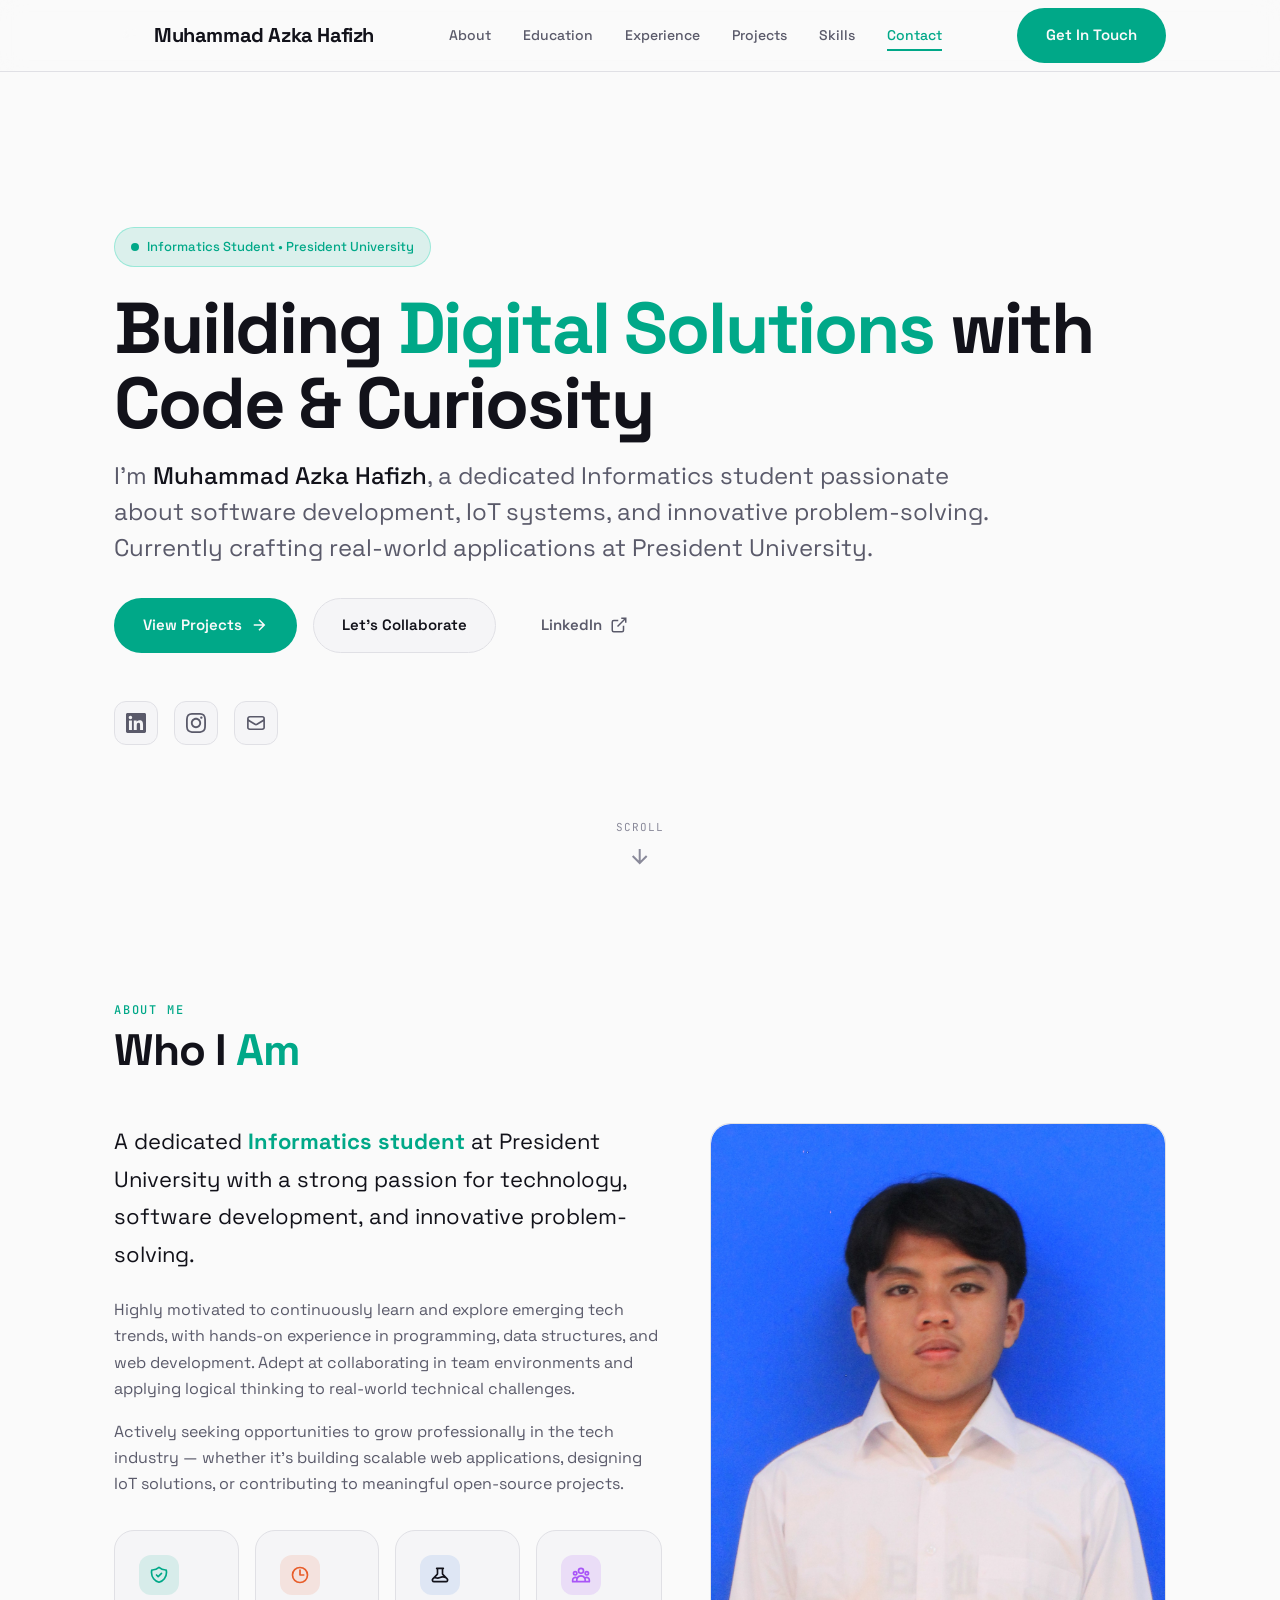
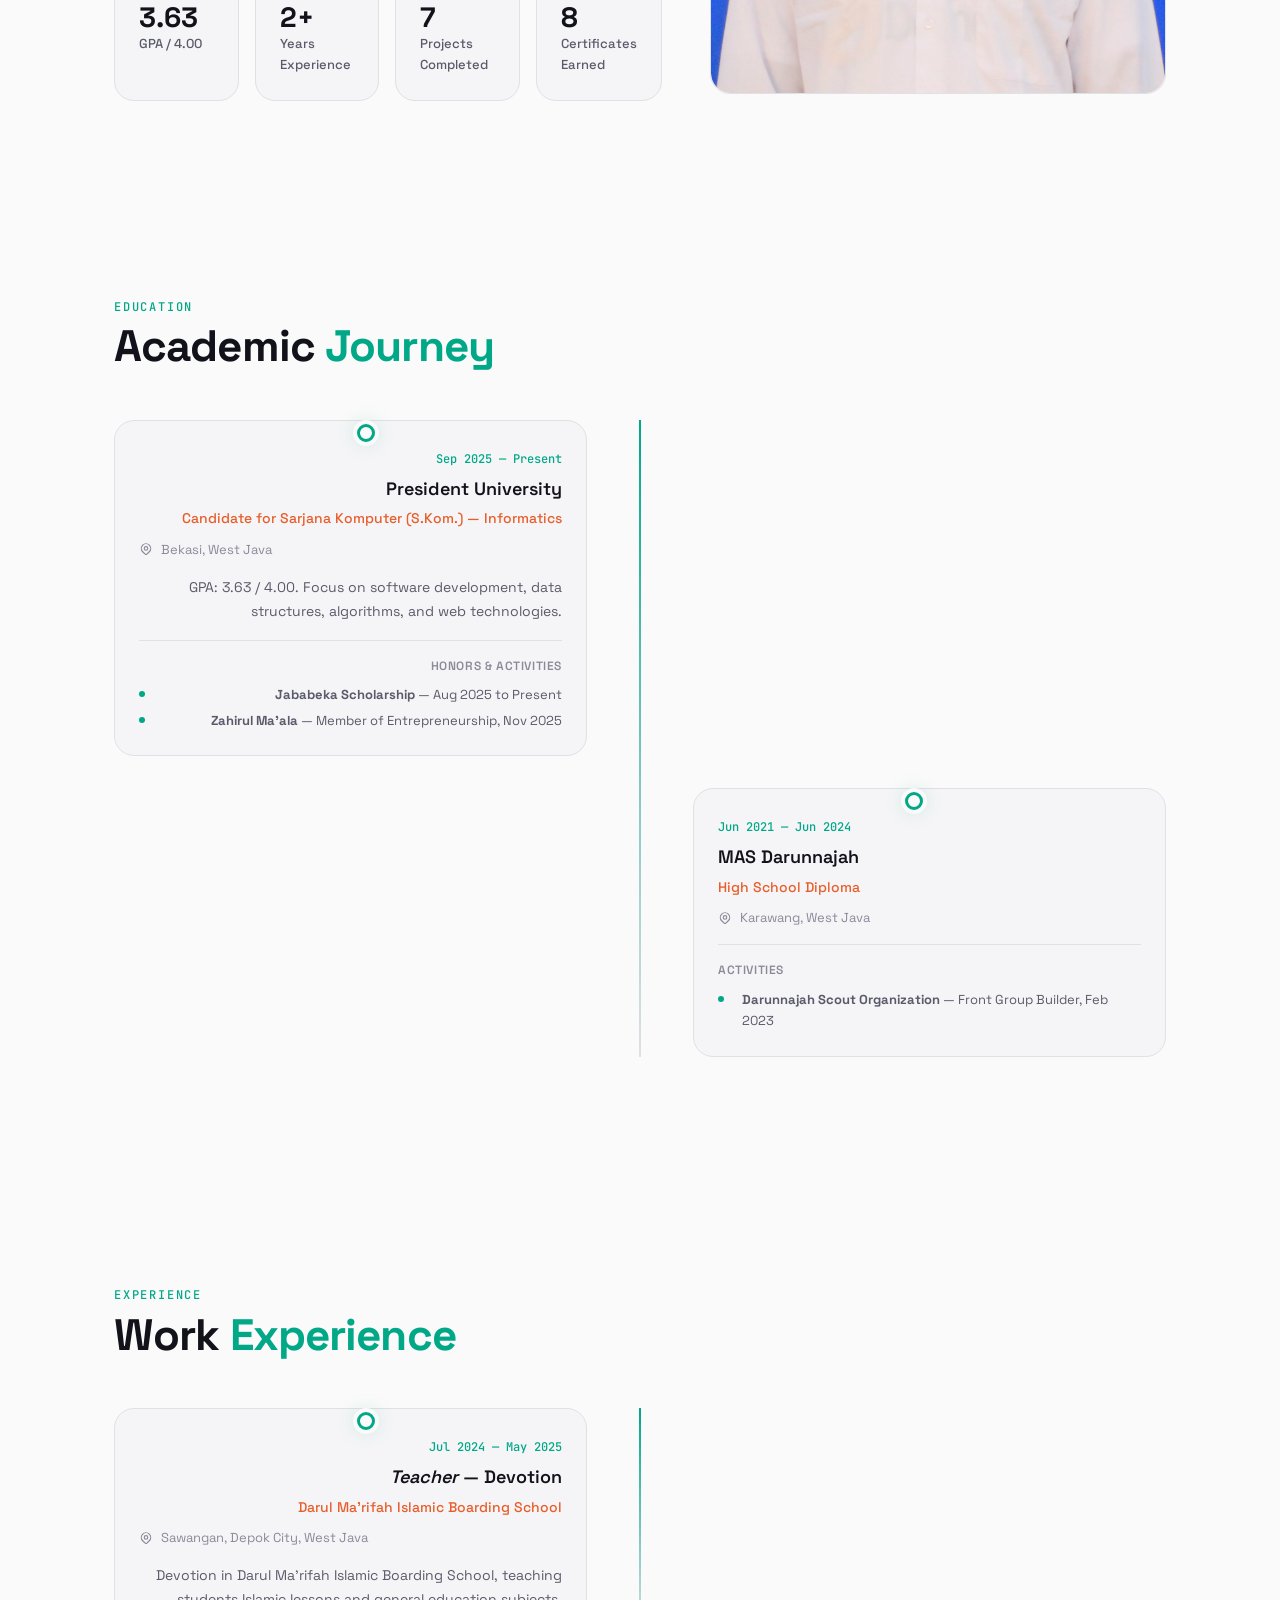
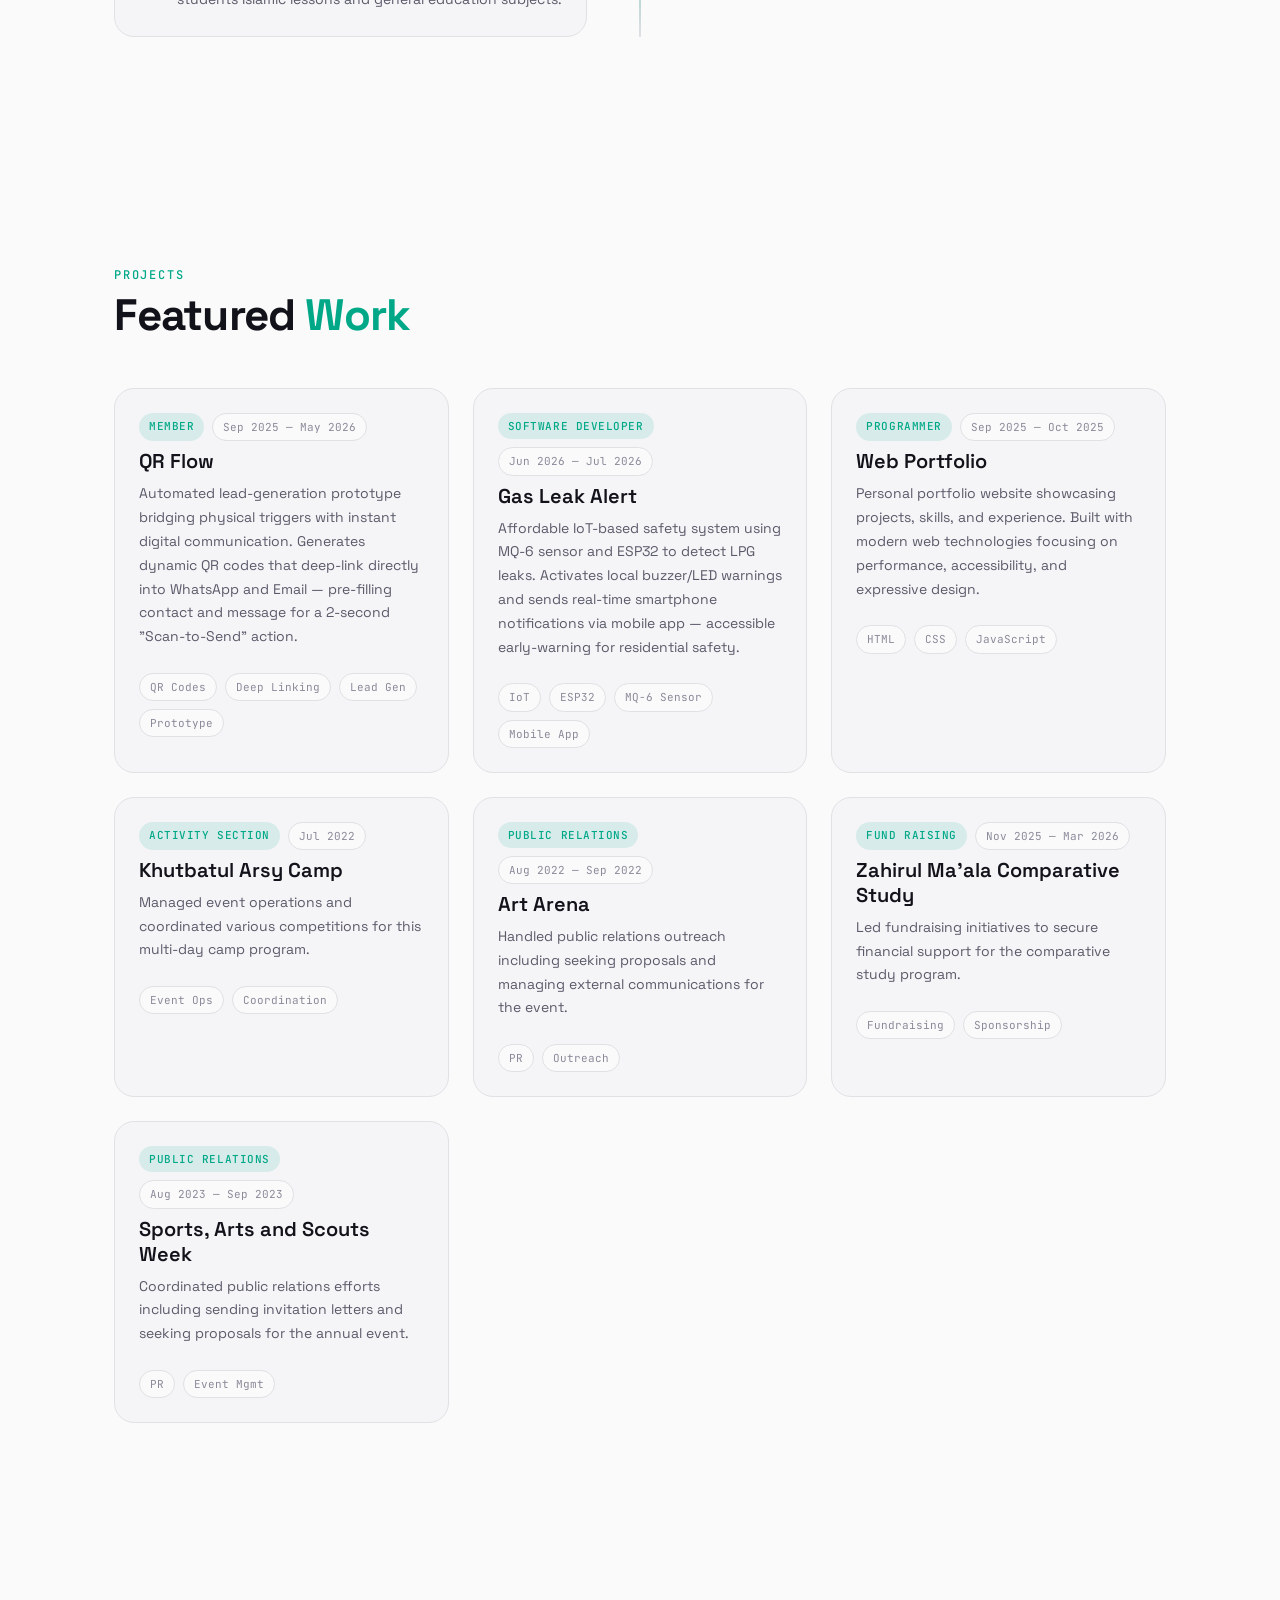
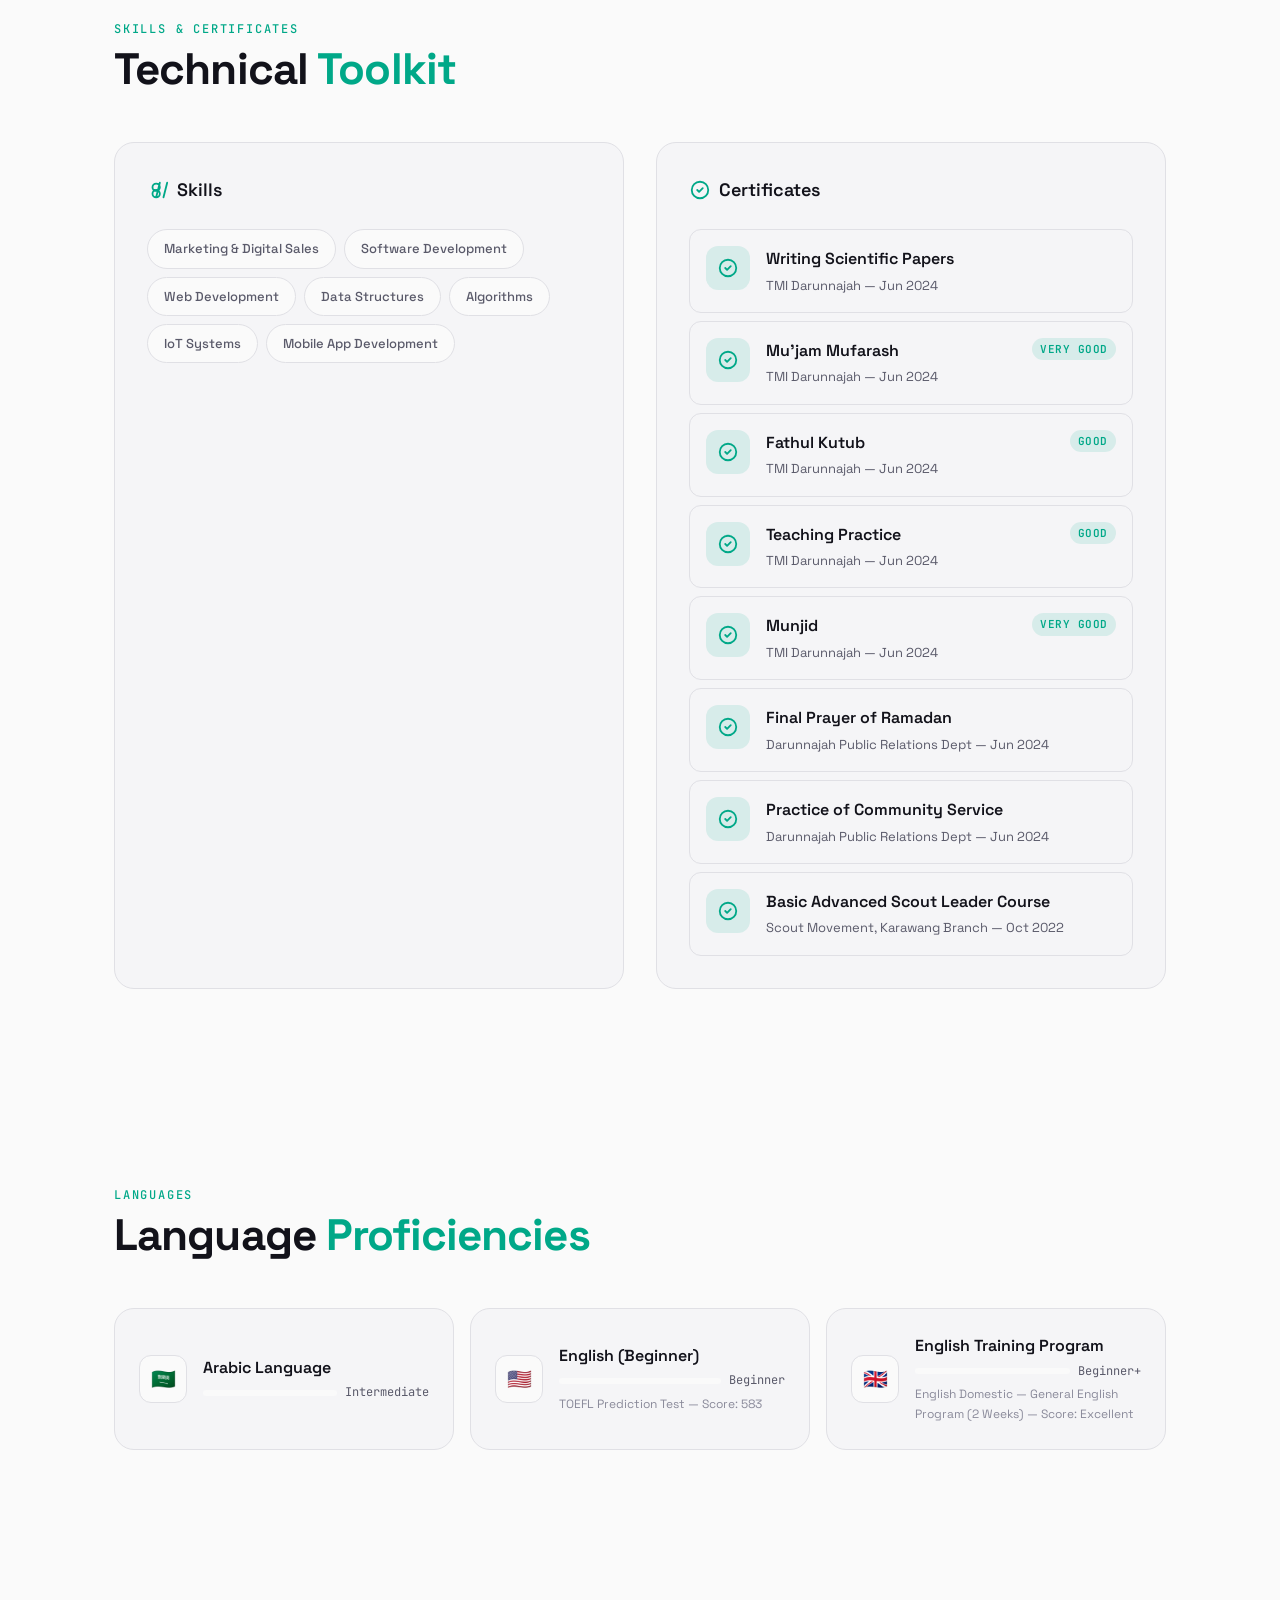
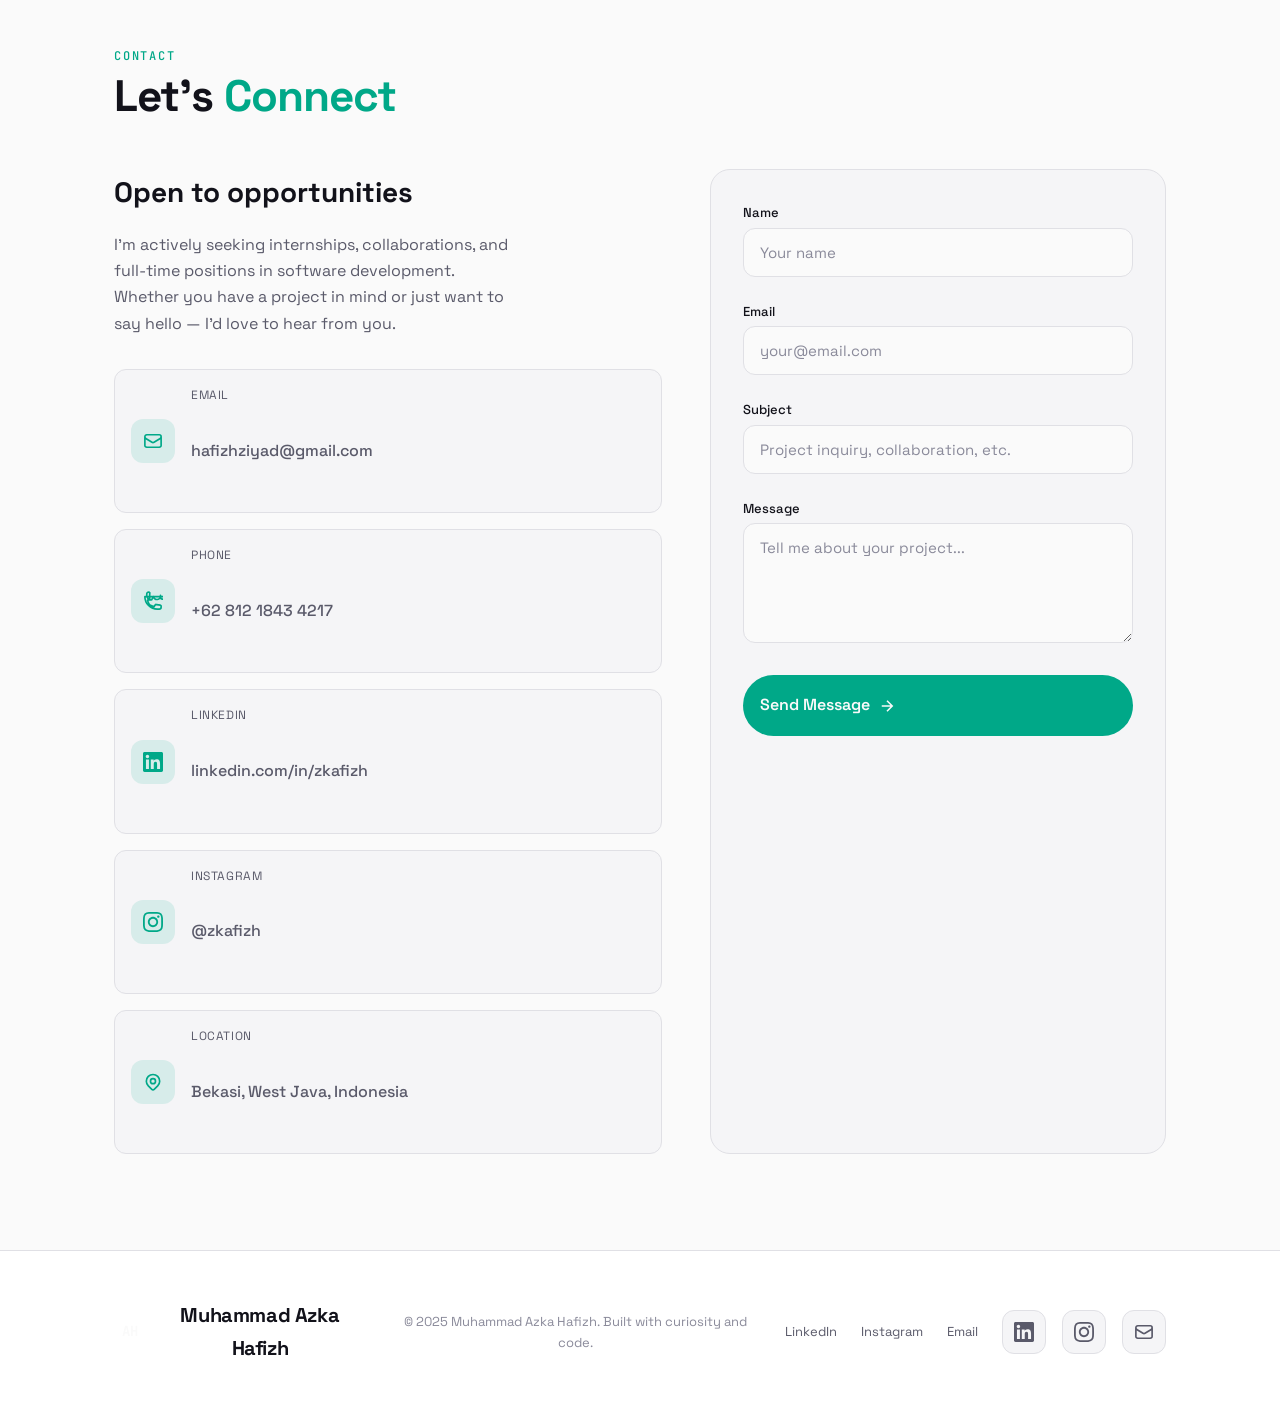
<file: portfolio.html>
<!DOCTYPE html>
<html lang="en">
<head>
  <meta charset="UTF-8">
  <meta name="viewport" content="width=device-width, initial-scale=1.0">
  <meta name="description" content="Muhammad Azka Hafizh - Informatics Student at President University. Software Developer, IoT Enthusiast, Digital Marketing.">
  <title>Muhammad Azka Hafizh | Portfolio</title>
  <link rel="preconnect" href="https://fonts.googleapis.com">
  <link rel="preconnect" href="https://fonts.gstatic.com" crossorigin>
  <link href="https://fonts.googleapis.com/css2?family=Space+Grotesk:wght@400;500;600;700&family=JetBrains+Mono:wght@400;500&display=swap" rel="stylesheet">
  <style>
    /* ===== CSS CUSTOM PROPERTIES ===== */
    :root {
      /* ENERGY 3 - Bold & Expressive */
      --color-bg: #0a0a0f;
      --color-bg-elevated: #12121a;
      --color-surface: #1a1a24;
      --color-border: #2a2a3a;
      --color-text: #f0f0f5;
      --color-text-muted: #8a8a9a;
      --color-text-subtle: #5a5a6a;
      --color-accent: #00d4aa;
      --color-accent-dim: rgba(0, 212, 170, 0.15);
      --color-accent-glow: rgba(0, 212, 170, 0.4);
      --color-warm: #ff6b35;
      --color-warm-dim: rgba(255, 107, 53, 0.15);
      --color-cool: #4d9fff;
      --color-cool-dim: rgba(77, 159, 255, 0.15);

      --font-display: 'Space Grotesk', sans-serif;
      --font-mono: 'JetBrains Mono', monospace;
      --font-ui: 'Space Grotesk', sans-serif;

      --radius-sm: 6px;
      --radius-md: 12px;
      --radius-lg: 20px;
      --radius-pill: 100px;

      --space-xs: 4px;
      --space-sm: 8px;
      --space-md: 16px;
      --space-lg: 24px;
      --space-xl: 32px;
      --space-2xl: 48px;
      --space-3xl: 64px;
      --space-4xl: 96px;

      --transition-fast: 150ms ease;
      --transition-base: 250ms ease;
      --transition-slow: 400ms ease;

      --shadow-sm: 0 1px 3px rgba(0,0,0,0.3);
      --shadow-md: 0 4px 12px rgba(0,0,0,0.35);
      --shadow-lg: 0 12px 32px rgba(0,0,0,0.4);
      --shadow-glow: 0 0 40px var(--color-accent-glow);

      --container-max: 1100px;
      --header-height: 72px;
    }

    @media (prefers-color-scheme: light) {
      :root {
        --color-bg: #fafafa;
        --color-bg-elevated: #ffffff;
        --color-surface: #f5f5f7;
        --color-border: #e0e0e5;
        --color-text: #12121a;
        --color-text-muted: #5a5a6a;
        --color-text-subtle: #8a8a9a;
        --color-accent: #00a888;
        --color-accent-dim: rgba(0, 168, 136, 0.12);
        --color-accent-glow: rgba(0, 168, 136, 0.3);
        --color-warm: #e85d2a;
        --color-warm-dim: rgba(232, 93, 42, 0.12);
        --color-cool: #3a7fdore;
        --color-cool-dim: rgba(58, 127, 222, 0.12);
      }
    }

    /* ===== RESET & BASE ===== */
    *, *::before, *::after { box-sizing: border-box; margin: 0; padding: 0; }
    html { scroll-behavior: smooth; }
    @media (prefers-reduced-motion: reduce) { html { scroll-behavior: auto; } }

    body {
      font-family: var(--font-ui);
      font-size: 16px;
      line-height: 1.65;
      color: var(--color-text);
      background: var(--color-bg);
      -webkit-font-smoothing: antialiased;
      -moz-osx-font-smoothing: grayscale;
    }

    ::selection { background: var(--color-accent-dim); color: var(--color-text); }

    a { color: inherit; text-decoration: none; }
    img { max-width: 100%; height: auto; display: block; }
    button { font: inherit; color: inherit; background: none; border: none; cursor: pointer; }

    .sr-only {
      position: absolute; width: 1px; height: 1px; padding: 0; margin: -1px;
      overflow: hidden; clip: rect(0,0,0,0); white-space: nowrap; border: 0;
    }

    /* ===== FOCUS STATES ===== */
    :focus-visible {
      outline: 2px solid var(--color-accent);
      outline-offset: 3px;
      border-radius: var(--radius-sm);
    }

    /* ===== LAYOUT ===== */
    .container {
      width: 100%;
      max-width: var(--container-max);
      margin: 0 auto;
      padding: 0 var(--space-lg);
    }

    .section { padding: var(--space-3xl) 0; }
    @media (min-width: 768px) { .section { padding: var(--space-4xl) 0; } }

    .section-header {
      margin-bottom: var(--space-2xl);
      opacity: 0;
      transform: translateY(20px);
      animation: reveal-up 0.6s ease forwards;
    }

    .section-label {
      font-family: var(--font-mono);
      font-size: 12px;
      font-weight: 500;
      letter-spacing: 0.15em;
      text-transform: uppercase;
      color: var(--color-accent);
      margin-bottom: var(--space-xs);
      display: inline-block;
    }

    .section-title {
      font-family: var(--font-display);
      font-size: clamp(28px, 5vw, 44px);
      font-weight: 700;
      line-height: 1.15;
      letter-spacing: -0.02em;
      color: var(--color-text);
    }

    .section-title .accent { color: var(--color-accent); }

    /* ===== ANIMATIONS ===== */
    @keyframes reveal-up {
      to { opacity: 1; transform: translateY(0); }
    }

    @keyframes float {
      0%, 100% { transform: translateY(0); }
      50% { transform: translateY(-8px); }
    }

    @keyframes pulse-glow {
      0%, 100% { box-shadow: 0 0 20px var(--color-accent-glow); }
      50% { box-shadow: 0 0 40px var(--color-accent-glow), 0 0 60px var(--color-accent-glow); }
    }

    .reveal { opacity: 0; transform: translateY(24px); transition: opacity 0.6s ease, transform 0.6s ease; }
    .reveal.visible { opacity: 1; transform: translateY(0); }
    .reveal-delay-1 { transition-delay: 100ms; }
    .reveal-delay-2 { transition-delay: 200ms; }
    .reveal-delay-3 { transition-delay: 300ms; }
    .reveal-delay-4 { transition-delay: 400ms; }

    /* ===== HEADER / NAV ===== */
    .header {
      position: fixed;
      top: 0; left: 0; right: 0;
      height: var(--header-height);
      z-index: 1000;
      background: rgba(10, 10, 15, 0.85);
      backdrop-filter: blur(12px);
      border-bottom: 1px solid var(--color-border);
      transition: background var(--transition-base), border-color var(--transition-base);
    }

    @media (prefers-color-scheme: light) {
      .header { background: rgba(250, 250, 250, 0.85); }
    }

    .header.scrolled { background: rgba(10, 10, 15, 0.95); }
    @media (prefers-color-scheme: light) { .header.scrolled { background: rgba(250, 250, 250, 0.95); } }

    .header-inner {
      display: flex;
      align-items: center;
      justify-content: space-between;
      height: 100%;
      gap: var(--space-lg);
    }

    .logo {
      font-family: var(--font-display);
      font-size: 20px;
      font-weight: 700;
      letter-spacing: -0.02em;
      color: var(--color-text);
      display: flex;
      align-items: center;
      gap: var(--space-sm);
    }

    .logo-mark {
      width: 32px;
      height: 32px;
      border-radius: var(--radius-md);
      background: linear-gradient(135deg, var(--color-accent), var(--color-cool));
      display: flex;
      align-items: center;
      justify-content: center;
      font-family: var(--font-mono);
      font-size: 14px;
      font-weight: 700;
      color: var(--color-bg);
    }

    .nav { display: none; gap: var(--space-xl); }
    @media (min-width: 768px) { .nav { display: flex; } }

    .nav-link {
      font-size: 14px;
      font-weight: 500;
      color: var(--color-text-muted);
      transition: color var(--transition-fast);
      position: relative;
    }

    .nav-link::after {
      content: '';
      position: absolute;
      bottom: -4px; left: 0; right: 0;
      height: 2px;
      background: var(--color-accent);
      transform: scaleX(0);
      transform-origin: right;
      transition: transform var(--transition-base);
    }

    .nav-link:hover, .nav-link:focus { color: var(--color-text); }
    .nav-link:hover::after, .nav-link:focus::after { transform: scaleX(1); transform-origin: left; }

    .nav-cta {
      display: none;
      padding: 10px 20px;
      background: var(--color-accent);
      color: var(--color-bg);
      font-weight: 600;
      border-radius: var(--radius-pill);
      transition: transform var(--transition-fast), box-shadow var(--transition-fast);
    }

    @media (min-width: 768px) { .nav-cta { display: inline-flex; } }
    .nav-cta:hover { transform: translateY(-2px); box-shadow: var(--shadow-glow); }

    .mobile-menu-btn { display: flex; align-items: center; justify-content: center; width: 44px; height: 44px; border-radius: var(--radius-md); background: var(--color-surface); border: 1px solid var(--color-border); }
    @media (min-width: 768px) { .mobile-menu-btn { display: none; } }

    .mobile-menu-btn svg { width: 24px; height: 24px; stroke: var(--color-text); }

    /* Mobile Menu Panel */
    .mobile-menu {
      position: fixed;
      top: var(--header-height);
      left: 0; right: 0;
      bottom: 0;
      background: var(--color-bg);
      border-top: 1px solid var(--color-border);
      padding: var(--space-xl) var(--space-lg);
      display: flex;
      flex-direction: column;
      gap: var(--space-md);
      transform: translateX(100%);
      transition: transform var(--transition-base);
      z-index: 999;
    }

    .mobile-menu.open { transform: translateX(0); }

    .mobile-nav-link {
      padding: var(--space-md) var(--space-lg);
      font-size: 18px;
      font-weight: 500;
      border-radius: var(--radius-md);
      color: var(--color-text-muted);
      transition: color var(--transition-fast), background var(--transition-fast);
    }

    .mobile-nav-link:hover, .mobile-nav-link:focus { color: var(--color-text); background: var(--color-surface); }

    .mobile-nav-cta {
      margin-top: var(--space-md);
      padding: var(--space-md) var(--space-lg);
      background: var(--color-accent);
      color: var(--color-bg);
      font-weight: 600;
      border-radius: var(--radius-pill);
      text-align: center;
    }

    /* ===== HERO ===== */
    .hero {
      min-height: 100vh;
      display: flex;
      align-items: center;
      padding-top: var(--header-height);
      position: relative;
      overflow: hidden;
    }

    

    .hero-content {
      position: relative;
      z-index: 1;
      width: 100%;
    }

    .hero-badge {
      display: inline-flex;
      align-items: center;
      gap: var(--space-sm);
      padding: 8px 16px;
      background: var(--color-accent-dim);
      border: 1px solid rgba(0, 212, 170, 0.3);
      border-radius: var(--radius-pill);
      font-size: 13px;
      font-weight: 500;
      color: var(--color-accent);
      margin-bottom: var(--space-lg);
      width: fit-content;
      opacity: 0;
      transform: translateY(20px);
      animation: reveal-up 0.6s ease 0.1s forwards;
    }

    .hero-badge::before {
      content: '';
      width: 8px; height: 8px;
      border-radius: 50%;
      background: var(--color-accent);
      animation: pulse-glow 2s ease-in-out infinite;
    }

    .hero h1 {
      font-family: var(--font-display);
      font-size: clamp(40px, 8vw, 72px);
      font-weight: 700;
      line-height: 1.05;
      letter-spacing: -0.03em;
      color: var(--color-text);
      margin-bottom: var(--space-md);
      opacity: 0;
      transform: translateY(20px);
      animation: reveal-up 0.6s ease 0.2s forwards;
    }

    .hero h1 .accent { color: var(--color-accent); }

    .hero-subtitle {
      font-size: clamp(18px, 3vw, 24px);
      line-height: 1.5;
      color: var(--color-text-muted);
      max-width: 60ch;
      margin-bottom: var(--space-xl);
      opacity: 0;
      transform: translateY(20px);
      animation: reveal-up 0.6s ease 0.3s forwards;
    }

    .hero-subtitle .highlight { color: var(--color-text); font-weight: 500; }

    .hero-actions {
      display: flex;
      flex-wrap: wrap;
      gap: var(--space-md);
      margin-bottom: var(--space-2xl);
      opacity: 0;
      transform: translateY(20px);
      animation: reveal-up 0.6s ease 0.4s forwards;
    }

    .btn {
      display: inline-flex;
      align-items: center;
      gap: var(--space-sm);
      padding: 14px 28px;
      font-size: 15px;
      font-weight: 600;
      border-radius: var(--radius-pill);
      transition: transform var(--transition-fast), box-shadow var(--transition-fast), background var(--transition-fast), color var(--transition-fast);
      border: 1px solid transparent;
    }

    .btn-primary {
      background: var(--color-accent);
      color: var(--color-bg);
    }

    .btn-primary:hover { transform: translateY(-2px); box-shadow: var(--shadow-glow); }

    .btn-secondary {
      background: var(--color-surface);
      color: var(--color-text);
      border-color: var(--color-border);
    }

    .btn-secondary:hover { background: var(--color-bg-elevated); border-color: var(--color-accent); color: var(--color-accent); }

    .btn-ghost {
      background: transparent;
      color: var(--color-text-muted);
    }

    .btn-ghost:hover { color: var(--color-text); }

    .hero-social {
      display: flex;
      gap: var(--space-md);
      opacity: 0;
      transform: translateY(20px);
      animation: reveal-up 0.6s ease 0.5s forwards;
    }

    .social-link {
      width: 44px;
      height: 44px;
      border-radius: var(--radius-md);
      background: var(--color-surface);
      border: 1px solid var(--color-border);
      display: flex;
      align-items: center;
      justify-content: center;
      color: var(--color-text-muted);
      transition: all var(--transition-fast);
    }

    .social-link:hover {
      background: var(--color-accent-dim);
      border-color: var(--color-accent);
      color: var(--color-accent);
      transform: translateY(-3px);
    }

    .social-link svg { width: 20px; height: 20px; }

    /* ===== SCROLL INDICATOR ===== */
    .scroll-indicator {
      position: absolute;
      bottom: var(--space-xl);
      left: 50%;
      transform: translateX(-50%);
      display: flex;
      flex-direction: column;
      align-items: center;
      gap: var(--space-sm);
      color: var(--color-text-subtle);
      font-family: var(--font-mono);
      font-size: 11px;
      letter-spacing: 0.1em;
      text-transform: uppercase;
      animation: float 3s ease-in-out infinite;
    }

    .scroll-indicator svg { width: 24px; height: 24px; stroke: currentColor; }

    /* ===== ABOUT ===== */
    .about-grid {
      display: grid;
      grid-template-columns: 1fr;
      gap: var(--space-2xl);
    }

    @media (min-width: 900px) {
      .about-grid { grid-template-columns: 1.2fr 1fr; align-items: start; }
    }

    .about-text .lead {
      font-size: clamp(18px, 2.5vw, 22px);
      line-height: 1.7;
      color: var(--color-text);
      margin-bottom: var(--space-lg);
      font-weight: 400;
    }

    .about-text .lead strong { color: var(--color-accent); }

    .about-text p { color: var(--color-text-muted); margin-bottom: var(--space-md); }

    .about-highlights { display: grid; grid-template-columns: repeat(2, 1fr); gap: var(--space-md); margin-top: var(--space-xl); }

    @media (min-width: 600px) { .about-highlights { grid-template-columns: repeat(4, 1fr); } }

    .highlight-card {
      padding: var(--space-lg);
      background: var(--color-surface);
      border: 1px solid var(--color-border);
      border-radius: var(--radius-lg);
      transition: transform var(--transition-base), border-color var(--transition-base), box-shadow var(--transition-base);
    }

    .highlight-card:hover {
      transform: translateY(-4px);
      border-color: var(--color-accent);
      box-shadow: var(--shadow-lg);
    }

    .highlight-icon {
      width: 40px;
      height: 40px;
      border-radius: var(--radius-md);
      display: flex;
      align-items: center;
      justify-content: center;
      margin-bottom: var(--space-sm);
    }

    .highlight-icon.green { background: var(--color-accent-dim); color: var(--color-accent); }
    .highlight-icon.orange { background: var(--color-warm-dim); color: var(--color-warm); }
    .highlight-icon.blue { background: var(--color-cool-dim); color: var(--color-cool); }
    .highlight-icon.purple { background: rgba(168, 85, 247, 0.15); color: #a855f7; }

    .highlight-icon svg { width: 20px; height: 20px; }

    .highlight-value {
      font-family: var(--font-display);
      font-size: 28px;
      font-weight: 700;
      color: var(--color-text);
      line-height: 1;
      margin-bottom: 2px;
    }

    .highlight-label { font-size: 13px; color: var(--color-text-muted); font-weight: 500; }

    .about-image {
      position: relative;
    }

    .image-frame {
      border-radius: var(--radius-lg);
      overflow: hidden;
      background: var(--color-surface);
      border: 1px solid var(--color-border);
      aspect-ratio: 4/5;
      position: relative;
    }

    

    

    .image-accent {
      position: absolute;
      bottom: -20px;
      right: -20px;
      width: 120px;
      height: 120px;
      border-radius: var(--radius-lg);
      background: linear-gradient(135deg, var(--color-accent), var(--color-cool));
      opacity: 0.2;
      filter: blur(40px);
      pointer-events: none;
    }

    /* ===== TIMELINE (Education / Experience) ===== */
    .timeline { position: relative; }

    .timeline::before {
      content: '';
      position: absolute;
      left: 20px;
      top: 0; bottom: 0;
      width: 2px;
      background: linear-gradient(180deg, var(--color-accent) 0%, var(--color-border) 100%);
    }

    @media (min-width: 768px) { .timeline::before { left: 50%; transform: translateX(-50%); } }

    .timeline-item {
      position: relative;
      padding-left: 56px;
      margin-bottom: var(--space-xl);
      opacity: 0;
      transform: translateX(-30px);
      transition: opacity 0.6s ease, transform 0.6s ease;
    }

    @media (min-width: 768px) {
      .timeline-item { padding-left: 0; width: 48%; }
      .timeline-item:nth-child(odd) { padding-right: var(--space-xl); text-align: right; }
      .timeline-item:nth-child(even) { margin-left: auto; padding-left: var(--space-xl); text-align: left; }
    }

    .timeline-item.visible { opacity: 1; transform: translateX(0); }

    .timeline-marker {
      position: absolute;
      left: 12px;
      top: 4px;
      width: 18px;
      height: 18px;
      border-radius: 50%;
      background: var(--color-bg);
      border: 3px solid var(--color-accent);
      box-shadow: 0 0 0 4px var(--color-bg), 0 0 20px var(--color-accent-glow);
      z-index: 1;
    }

    @media (min-width: 768px) {
      .timeline-marker { left: 50%; transform: translateX(-50%); }
      .timeline-item:nth-child(even) .timeline-marker { left: 50%; }
    }

    .timeline-content {
      background: var(--color-surface);
      border: 1px solid var(--color-border);
      border-radius: var(--radius-lg);
      padding: var(--space-lg);
      transition: transform var(--transition-base), border-color var(--transition-base), box-shadow var(--transition-base);
    }

    .timeline-content:hover {
      transform: translateY(-4px);
      border-color: var(--color-accent);
      box-shadow: var(--shadow-lg);
    }

    .timeline-period {
      font-family: var(--font-mono);
      font-size: 12px;
      font-weight: 500;
      color: var(--color-accent);
      margin-bottom: var(--space-xs);
      display: inline-block;
    }

    .timeline-title {
      font-family: var(--font-display);
      font-size: 18px;
      font-weight: 600;
      color: var(--color-text);
      margin-bottom: var(--space-xs);
    }

    .timeline-org {
      font-size: 14px;
      font-weight: 500;
      color: var(--color-warm);
      margin-bottom: var(--space-sm);
    }

    .timeline-location {
      font-size: 13px;
      color: var(--color-text-subtle);
      margin-bottom: var(--space-md);
      display: flex;
      align-items: center;
      gap: var(--space-sm);
    }

    .timeline-location svg { width: 14px; height: 14px; flex-shrink: 0; }

    .timeline-desc {
      font-size: 14px;
      line-height: 1.7;
      color: var(--color-text-muted);
    }

    .timeline-achievements { margin-top: var(--space-md); padding-top: var(--space-md); border-top: 1px solid var(--color-border); }

    .timeline-achievements-title {
      font-size: 12px;
      font-weight: 600;
      text-transform: uppercase;
      letter-spacing: 0.05em;
      color: var(--color-text-subtle);
      margin-bottom: var(--space-sm);
    }

    .timeline-achievements ul { list-style: none; display: flex; flex-direction: column; gap: var(--space-xs); }

    .timeline-achievements li {
      font-size: 13px;
      color: var(--color-text-muted);
      padding-left: var(--space-lg);
      position: relative;
    }

    .timeline-achievements li::before {
      content: '';
      position: absolute;
      left: 0;
      top: 7px;
      width: 6px;
      height: 6px;
      border-radius: 50%;
      background: var(--color-accent);
    }

    /* ===== PROJECTS ===== */
    .projects-grid {
      display: grid;
      grid-template-columns: 1fr;
      gap: var(--space-lg);
    }

    @media (min-width: 768px) {
      .projects-grid { grid-template-columns: repeat(2, 1fr); }
    }

    @media (min-width: 1100px) {
      .projects-grid { grid-template-columns: repeat(3, 1fr); }
    }

    .project-card {
      background: var(--color-surface);
      border: 1px solid var(--color-border);
      border-radius: var(--radius-lg);
      overflow: hidden;
      transition: transform var(--transition-base), border-color var(--transition-base), box-shadow var(--transition-base);
      display: flex;
      flex-direction: column;
      opacity: 0;
      transform: translateY(30px);
    }

    .project-card.visible { opacity: 1; transform: translateY(0); }

    .project-card:hover {
      transform: translateY(-8px);
      border-color: var(--color-accent);
      box-shadow: var(--shadow-lg), var(--shadow-glow);
    }

    .project-content { padding: var(--space-lg); display: flex; flex-direction: column; }

    .project-meta {
      display: flex;
      flex-wrap: wrap;
      gap: var(--space-sm);
      margin-bottom: var(--space-sm);
    }

    .project-role {
      font-family: var(--font-mono);
      font-size: 11px;
      font-weight: 500;
      padding: 4px 10px;
      border-radius: var(--radius-pill);
      background: var(--color-accent-dim);
      color: var(--color-accent);
      text-transform: uppercase;
      letter-spacing: 0.05em;
    }

    .project-period {
      font-family: var(--font-mono);
      font-size: 11px;
      color: var(--color-text-subtle);
      padding: 4px 10px;
      background: var(--color-bg);
      border-radius: var(--radius-pill);
      border: 1px solid var(--color-border);
    }

    .project-title {
      font-family: var(--font-display);
      font-size: 20px;
      font-weight: 600;
      color: var(--color-text);
      margin-bottom: var(--space-sm);
      line-height: 1.25;
    }

    .project-desc {
      font-size: 14px;
      line-height: 1.7;
      color: var(--color-text-muted);
      flex: 1;
      margin-bottom: var(--space-lg);
    }

    .project-tags { display: flex; flex-wrap: wrap; gap: var(--space-sm); }

    .project-tag {
      font-family: var(--font-mono);
      font-size: 11px;
      padding: 4px 10px;
      background: var(--color-bg);
      border: 1px solid var(--color-border);
      border-radius: var(--radius-pill);
      color: var(--color-text-subtle);
      transition: border-color var(--transition-fast), color var(--transition-fast);
    }

    .project-card:hover .project-tag { border-color: var(--color-accent); color: var(--color-accent); }

    /* ===== SKILLS & CERTIFICATES ===== */
    .skills-grid {
      display: grid;
      grid-template-columns: 1fr;
      gap: var(--space-xl);
    }

    @media (min-width: 768px) { .skills-grid { grid-template-columns: repeat(2, 1fr); } }

    .skill-category {
      background: var(--color-surface);
      border: 1px solid var(--color-border);
      border-radius: var(--radius-lg);
      padding: var(--space-xl);
      transition: border-color var(--transition-base), box-shadow var(--transition-base);
    }

    .skill-category:hover { border-color: var(--color-accent); box-shadow: var(--shadow-md); }

    .skill-category-title {
      font-family: var(--font-display);
      font-size: 18px;
      font-weight: 600;
      color: var(--color-text);
      margin-bottom: var(--space-lg);
      display: flex;
      align-items: center;
      gap: var(--space-sm);
    }

    .skill-category-title svg { width: 22px; height: 22px; color: var(--color-accent); }

    .skill-tags { display: flex; flex-wrap: wrap; gap: var(--space-sm); }

    .skill-tag {
      padding: 8px 16px;
      background: var(--color-bg);
      border: 1px solid var(--color-border);
      border-radius: var(--radius-pill);
      font-size: 13px;
      font-weight: 500;
      color: var(--color-text-muted);
      transition: all var(--transition-fast);
    }

    .skill-tag:hover { border-color: var(--color-accent); color: var(--color-accent); background: var(--color-accent-dim); }

    .certificates-list { display: flex; flex-direction: column; gap: var(--space-sm); }

    .certificate-item {
      display: flex;
      align-items: flex-start;
      gap: var(--space-md);
      padding: var(--space-md);
      background: var(--color-surface);
      border: 1px solid var(--color-border);
      border-radius: var(--radius-md);
      transition: all var(--transition-base);
    }

    .certificate-item:hover { border-color: var(--color-accent); transform: translateX(4px); }

    .cert-icon {
      width: 44px;
      height: 44px;
      border-radius: var(--radius-md);
      background: var(--color-accent-dim);
      color: var(--color-accent);
      display: flex;
      align-items: center;
      justify-content: center;
      flex-shrink: 0;
    }

    .cert-icon svg { width: 22px; height: 22px; }

    .cert-info { flex: 1; min-width: 0; }

    .cert-name { font-weight: 600; color: var(--color-text); margin-bottom: 2px; }

    .cert-details { font-size: 13px; color: var(--color-text-muted); }

    .cert-score {
      font-family: var(--font-mono);
      font-size: 11px;
      font-weight: 600;
      padding: 2px 8px;
      border-radius: var(--radius-pill);
      background: var(--color-accent-dim);
      color: var(--color-accent);
      text-transform: uppercase;
      letter-spacing: 0.05em;
      white-space: nowrap;
    }

    /* ===== LANGUAGES ===== */
    .languages-grid {
      display: grid;
      grid-template-columns: repeat(auto-fit, minmax(280px, 1fr));
      gap: var(--space-md);
    }

    .language-card {
      display: flex;
      align-items: center;
      gap: var(--space-md);
      padding: var(--space-lg);
      background: var(--color-surface);
      border: 1px solid var(--color-border);
      border-radius: var(--radius-lg);
      transition: all var(--transition-base);
    }

    .language-card:hover { border-color: var(--color-accent); transform: translateY(-3px); box-shadow: var(--shadow-md); }

    .lang-flag { width: 48px; height: 48px; border-radius: var(--radius-md); background: var(--color-bg); border: 1px solid var(--color-border); display: flex; align-items: center; justify-content: center; font-size: 20px; flex-shrink: 0; }

    .lang-info { flex: 1; }

    .lang-name { font-weight: 600; color: var(--color-text); margin-bottom: 2px; }

    .lang-proficiency { display: flex; align-items: center; gap: var(--space-sm); flex-wrap: wrap; }

    .lang-bar {
      flex: 1;
      min-width: 100px;
      height: 6px;
      background: var(--color-bg);
      border-radius: 3px;
      overflow: hidden;
    }

    .lang-bar-fill {
      height: 100%;
      border-radius: 3px;
      background: linear-gradient(90deg, var(--color-accent), var(--color-cool));
      transition: width 1s ease-out;
    }

    .lang-level { font-family: var(--font-mono); font-size: 12px; color: var(--color-text-muted); white-space: nowrap; }

    .lang-cert { font-size: 12px; color: var(--color-text-subtle); margin-top: 4px; }

    /* ===== CONTACT ===== */
    .contact-grid {
      display: grid;
      grid-template-columns: 1fr;
      gap: var(--space-2xl);
    }

    @media (min-width: 900px) { .contact-grid { grid-template-columns: 1.2fr 1fr; } }

    .contact-info h3 {
      font-family: var(--font-display);
      font-size: 28px;
      font-weight: 700;
      color: var(--color-text);
      margin-bottom: var(--space-md);
    }

    .contact-info p { color: var(--color-text-muted); margin-bottom: var(--space-xl); max-width: 40ch; }

    .contact-methods { display: flex; flex-direction: column; gap: var(--space-md); }

    .contact-method {
      display: flex;
      align-items: center;
      gap: var(--space-md);
      padding: var(--space-md);
      background: var(--color-surface);
      border: 1px solid var(--color-border);
      border-radius: var(--radius-md);
      transition: all var(--transition-base);
    }

    .contact-method:hover { border-color: var(--color-accent); transform: translateX(4px); }

    .contact-icon {
      width: 44px;
      height: 44px;
      border-radius: var(--radius-md);
      background: var(--color-accent-dim);
      color: var(--color-accent);
      display: flex;
      align-items: center;
      justify-content: center;
      flex-shrink: 0;
    }

    .contact-icon svg { width: 20px; height: 20px; }

    .contact-label { font-size: 12px; color: var(--color-text-subtle); text-transform: uppercase; letter-spacing: 0.05em; margin-bottom: 2px; }

    .contact-value { font-weight: 500; color: var(--color-text); word-break: break-all; }

    .contact-form {
      background: var(--color-surface);
      border: 1px solid var(--color-border);
      border-radius: var(--radius-lg);
      padding: var(--space-xl);
    }

    .form-group { margin-bottom: var(--space-lg); }

    .form-label {
      display: block;
      font-size: 13px;
      font-weight: 500;
      color: var(--color-text);
      margin-bottom: var(--space-xs);
    }

    .form-input, .form-textarea {
      width: 100%;
      padding: 14px 16px;
      background: var(--color-bg);
      border: 1px solid var(--color-border);
      border-radius: var(--radius-md);
      color: var(--color-text);
      font-family: var(--font-ui);
      font-size: 15px;
      transition: border-color var(--transition-fast), box-shadow var(--transition-fast);
    }

    .form-input:focus, .form-textarea:focus {
      outline: none;
      border-color: var(--color-accent);
      box-shadow: 0 0 0 3px var(--color-accent-dim);
    }

    .form-input::placeholder, .form-textarea::placeholder { color: var(--color-text-subtle); }

    .form-textarea { min-height: 120px; resize: vertical; }

    .form-submit { width: 100%; padding: 16px; font-size: 16px; font-weight: 600; }

    .form-status { margin-top: var(--space-md); padding: var(--space-md); border-radius: var(--radius-md); font-size: 14px; display: none; }

    .form-status.success { display: block; background: var(--color-accent-dim); color: var(--color-accent); border: 1px solid var(--color-accent); }

    .form-status.error { display: block; background: rgba(239, 68, 68, 0.15); color: #ef4444; border: 1px solid #ef4444; }

    /* ===== FOOTER ===== */
    .footer {
      padding: var(--space-2xl) 0;
      border-top: 1px solid var(--color-border);
      background: var(--color-bg-elevated);
    }

    .footer-inner {
      display: flex;
      flex-direction: column;
      align-items: center;
      gap: var(--space-lg);
      text-align: center;
    }

    @media (min-width: 600px) { .footer-inner { flex-direction: row; justify-content: space-between; } }

    .footer-brand .logo { justify-content: center; }
    @media (min-width: 600px) { .footer-brand .logo { justify-content: flex-start; } }

    .footer-copyright { font-size: 13px; color: var(--color-text-subtle); }

    .footer-links { display: flex; gap: var(--space-lg); }

    .footer-link { font-size: 13px; color: var(--color-text-muted); transition: color var(--transition-fast); }
    .footer-link:hover { color: var(--color-accent); }

    .footer-social { display: flex; gap: var(--space-md); }

    /* ===== BACK TO TOP ===== */
    .back-to-top {
      position: fixed;
      bottom: var(--space-xl);
      right: var(--space-xl);
      width: 48px;
      height: 48px;
      border-radius: 50%;
      background: var(--color-accent);
      color: var(--color-bg);
      display: flex;
      align-items: center;
      justify-content: center;
      box-shadow: var(--shadow-lg);
      opacity: 0;
      visibility: hidden;
      transform: translateY(20px);
      transition: all var(--transition-base);
      z-index: 100;
    }

    .back-to-top.visible { opacity: 1; visibility: visible; transform: translateY(0); }
    .back-to-top:hover { transform: translateY(-4px); box-shadow: var(--shadow-glow); }
    .back-to-top svg { width: 20px; height: 20px; }

    /* ===== REDUCED MOTION ===== */
    @media (prefers-reduced-motion: reduce) {
      *, *::before, *::after {
        animation-duration: 0.01ms !important;
        animation-iteration-count: 1 !important;
        transition-duration: 0.01ms !important;
      }
      .scroll-indicator { animation: none; }
      .reveal { opacity: 1; transform: none; }
      .timeline-item { opacity: 1; transform: none; }
      .project-card { opacity: 1; transform: none; }
    }
  </style>
</head>
<body>
  <!-- ===== HEADER ===== -->
  <header class="header" role="banner">
    <div class="container header-inner">
      <a href="#" class="logo" aria-label="Muhammad Azka Hafizh - Home">
        <span class="logo-mark">AH</span>
        Muhammad Azka Hafizh
      </a>

      <nav class="nav" role="navigation" aria-label="Main navigation">
        <a href="#about" class="nav-link">About</a>
        <a href="#education" class="nav-link">Education</a>
        <a href="#experience" class="nav-link">Experience</a>
        <a href="#projects" class="nav-link">Projects</a>
        <a href="#skills" class="nav-link">Skills</a>
        <a href="#contact" class="nav-link">Contact</a>
      </nav>

      <a href="#contact" class="nav-cta btn btn-primary">Get In Touch</a>

      <button class="mobile-menu-btn" aria-expanded="false" aria-controls="mobile-menu" aria-label="Open menu">
        <svg xmlns="http://www.w3.org/2000/svg" fill="none" viewBox="0 0 24 24" stroke-width="2" stroke="currentColor"><path stroke-linecap="round" stroke-linejoin="round" d="M3.75 6.75h16.5M3.75 12h16.5m-16.5 5.25h16.5" /></svg>
      </button>
    </div>

    <div class="mobile-menu" id="mobile-menu" role="navigation" aria-label="Mobile navigation">
      <a href="#about" class="mobile-nav-link">About</a>
      <a href="#education" class="mobile-nav-link">Education</a>
      <a href="#experience" class="mobile-nav-link">Experience</a>
      <a href="#projects" class="mobile-nav-link">Projects</a>
      <a href="#skills" class="mobile-nav-link">Skills & Certificates</a>
      <a href="#languages" class="mobile-nav-link">Languages</a>
      <a href="#contact" class="mobile-nav-link">Contact</a>
      <a href="#contact" class="mobile-nav-cta btn btn-primary">Get In Touch</a>
    </div>
  </header>

  <!-- ===== HERO ===== -->
  <section class="hero" aria-labelledby="hero-title">
    <div class="container hero-content">
      <span class="hero-badge">Informatics Student • President University</span>
      <h1 id="hero-title">Building <span class="accent">Digital Solutions</span> with Code & Curiosity</h1>
      <p class="hero-subtitle">I'm <span class="highlight">Muhammad Azka Hafizh</span>, a dedicated Informatics student passionate about software development, IoT systems, and innovative problem-solving. Currently crafting real-world applications at President University.</p>

      <div class="hero-actions">
        <a href="#projects" class="btn btn-primary">View Projects <svg width="18" height="18" viewBox="0 0 24 24" fill="none" stroke="currentColor" stroke-width="2"><path d="M5 12h14M12 5l7 7-7 7"/></svg></a>
        <a href="#contact" class="btn btn-secondary">Let's Collaborate</a>
        <a href="https://linkedin.com/in/zkafizh" target="_blank" rel="noopener noreferrer" class="btn btn-ghost">LinkedIn <svg width="18" height="18" viewBox="0 0 24 24" fill="none" stroke="currentColor" stroke-width="2"><path d="M18 13v6a2 2 0 0 1-2 2H5a2 2 0 0 1-2-2V8a2 2 0 0 1 2-2h6M15 3h6v6M10 14L21 3"/></svg></a>
      </div>

      <div class="hero-social" role="list" aria-label="Social links">
        <a href="https://linkedin.com/in/zkafizh" target="_blank" rel="noopener noreferrer" class="social-link" aria-label="LinkedIn">
          <svg xmlns="http://www.w3.org/2000/svg" fill="currentColor" viewBox="0 0 24 24"><path d="M20.447 20.452h-3.554v-5.569c0-1.328-.027-3.037-1.852-3.037-1.853 0-2.136 1.445-2.136 2.939v5.667H9.351V9h3.414v1.561h.046c.477-.9 1.637-1.85 3.37-1.85 3.601 0 4.267 2.37 4.267 5.455v6.286zM5.337 7.433c-1.144 0-2.063-.926-2.063-2.065 0-1.138.92-2.063 2.063-2.063 1.14 0 2.064.925 2.064 2.063 0 1.139-.925 2.065-2.064 2.065zm1.782 13.019H3.555V9h3.564v11.452zM22.225 0H1.771C.792 0 0 .774 0 1.729v20.542C0 23.227.792 24 1.771 24h20.451C23.2 24 24 23.227 24 22.271V1.729C24 .774 23.2 0 22.222 0h.003z"/></svg>
        </a>
        <a href="https://instagram.com/zkafizh" target="_blank" rel="noopener noreferrer" class="social-link" aria-label="Instagram">
          <svg xmlns="http://www.w3.org/2000/svg" fill="currentColor" viewBox="0 0 24 24"><path d="M12 2.163c3.204 0 3.584.012 4.85.07 3.252.148 4.771 1.691 4.919 4.919.058 1.265.069 1.645.069 4.849 0 3.205-.012 3.584-.069 4.849-.149 3.225-1.664 4.771-4.919 4.919-1.266.058-1.644.07-4.85.07-3.204 0-3.584-.012-4.849-.07-3.26-.149-4.771-1.699-4.919-4.92-.058-1.265-.07-1.644-.07-4.849 0-3.204.013-3.583.07-4.849.149-3.227 1.664-4.771 4.919-4.919 1.266-.057 1.645-.069 4.849-.069zm0-2.163c-3.259 0-3.667.014-4.947.072-4.358.2-6.78 2.618-6.98 6.98-.059 1.281-.073 1.689-.073 4.948 0 3.259.014 3.668.072 4.948.2 4.358 2.618 6.78 6.98 6.98 1.281.058 1.689.072 4.948.072 3.259 0 3.668-.014 4.948-.072 4.354-.2 6.782-2.618 6.979-6.98.059-1.28.073-1.689.073-4.948 0-3.259-.014-3.667-.072-4.947-.196-4.354-2.617-6.78-6.979-6.98-1.281-.059-1.69-.073-4.949-.073zm0 5.838c-3.403 0-6.162 2.759-6.162 6.162s2.759 6.163 6.162 6.163 6.162-2.759 6.162-6.163c0-3.403-2.759-6.162-6.162-6.162zm0 10.162c-2.209 0-4-1.79-4-4 0-2.209 1.791-4 4-4s4 1.791 4 4c0 2.21-1.791 4-4 4zm6.406-11.845c-.796 0-1.441.645-1.441 1.44s.645 1.44 1.441 1.44c.795 0 1.439-.645 1.439-1.44s-.644-1.44-1.439-1.44z"/></svg>
        </a>
        <a href="mailto:hafizhziyad@gmail.com" class="social-link" aria-label="Email">
          <svg xmlns="http://www.w3.org/2000/svg" fill="none" viewBox="0 0 24 24" stroke-width="2" stroke="currentColor"><path stroke-linecap="round" stroke-linejoin="round" d="M21.75 6.75v10.5a2.25 2.25 0 0 1-2.25 2.25h-15a2.25 2.25 0 0 1-2.25-2.25V6.75m19.5 0A2.25 2.25 0 0 0 19.5 4.5h-15a2.25 2.25 0 0 0-2.25 2.25m19.5 0v.243a2.25 2.25 0 0 1-1.07 1.916l-7.5 4.615a2.25 2.25 0 0 1-2.36 0L3.32 8.91a2.25 2.25 0 0 1-1.07-1.916V6.75"/></svg>
        </a>
      </div>
    </div>

    <div class="scroll-indicator" aria-hidden="true">
      <span>Scroll</span>
      <svg viewBox="0 0 24 24" fill="none" stroke="currentColor" stroke-width="2"><path d="M12 5v14M19 12l-7 7-7-7"/></svg>
    </div>
  </section>

  <!-- ===== ABOUT ===== -->
  <section id="about" class="section" aria-labelledby="about-title">
    <div class="container">
      <header class="section-header">
        <span class="section-label">About Me</span>
        <h2 id="about-title" class="section-title">Who I <span class="accent">Am</span></h2>
      </header>

      <div class="about-grid">
        <div class="about-text">
          <p class="lead">A dedicated <strong>Informatics student</strong> at President University with a strong passion for technology, software development, and innovative problem-solving.</p>
          <p>Highly motivated to continuously learn and explore emerging tech trends, with hands-on experience in programming, data structures, and web development. Adept at collaborating in team environments and applying logical thinking to real-world technical challenges.</p>
          <p>Actively seeking opportunities to grow professionally in the tech industry — whether it's building scalable web applications, designing IoT solutions, or contributing to meaningful open-source projects.</p>

          <div class="about-highlights">
            <article class="highlight-card">
              <div class="highlight-icon green"><svg xmlns="http://www.w3.org/2000/svg" fill="none" viewBox="0 0 24 24" stroke-width="2" stroke="currentColor"><path stroke-linecap="round" stroke-linejoin="round" d="M9 12l2 2 4-4m5.618-4.016A11.955 11.955 0 0112 2.944a11.955 11.955 0 01-8.618 3.04A12.02 12.02 0 003 9c0 5.591 3.824 10.29 9 11.622 5.176-1.332 9-6.03 9-11.622 0-1.042-.133-2.052-.382-3.016z"/></svg></div>
              <div class="highlight-value">3.63</div>
              <div class="highlight-label">GPA / 4.00</div>
            </article>
            <article class="highlight-card">
              <div class="highlight-icon orange"><svg xmlns="http://www.w3.org/2000/svg" fill="none" viewBox="0 0 24 24" stroke-width="2" stroke="currentColor"><path stroke-linecap="round" stroke-linejoin="round" d="M12 6v6h4.5m4.5 0a9 9 0 11-18 0 9 9 0 0118 0z"/></svg></div>
              <div class="highlight-value">2+</div>
              <div class="highlight-label">Years Experience</div>
            </article>
            <article class="highlight-card">
              <div class="highlight-icon blue"><svg xmlns="http://www.w3.org/2000/svg" fill="none" viewBox="0 0 24 24" stroke-width="2" stroke="currentColor"><path stroke-linecap="round" stroke-linejoin="round" d="M19.428 15.428a2 2 0 00-1.022-.547l-2.387-.477a6 6 0 00-3.86.517l-.318.158a6 6 0 01-3.86.517L6.05 15.21a2 2 0 00-1.806.547M8 4h8l-1 1v5.172a2 2 0 00.586 1.414l5 5c1.26 1.26.367 3.414-1.415 3.414H4.828c-1.782 0-2.674-2.154-1.414-3.414l5-5A2 2 0 009 10.172V5L8 4z"/></svg></div>
              <div class="highlight-value">7</div>
              <div class="highlight-label">Projects Completed</div>
            </article>
            <article class="highlight-card">
              <div class="highlight-icon purple"><svg xmlns="http://www.w3.org/2000/svg" fill="none" viewBox="0 0 24 24" stroke-width="2" stroke="currentColor"><path stroke-linecap="round" stroke-linejoin="round" d="M17 20h5v-2a3 3 0 00-5.356-1.857M17 20H7m10 0v-2c0-.656-.126-1.283-.356-1.857M7 20H2v-2a3 3 0 015.356-1.857M7 20v-2c0-.656.126-1.283.356-1.857m0 0a5.002 5.002 0 019.288 0M15 7a3 3 0 11-6 0 3 3 0 016 0zm6 3a2 2 0 11-4 0 2 2 0 014 0zM7 10a2 2 0 11-4 0 2 2 0 014 0z"/></svg></div>
              <div class="highlight-value">8</div>
              <div class="highlight-label">Certificates Earned</div>
            </article>
          </div>
        </div>

        <div class="about-image">
          <div class="image-frame">
            <img src="IMG_7475.JPG" alt="Muhammad Azka Hafizh" style="width:100%;height:100%;object-fit:cover;border-radius:inherit;">
          </div>
          <div class="image-accent" aria-hidden="true"></div>
        </div>
      </div>
    </div>
  </section>

  <!-- ===== EDUCATION ===== -->
  <section id="education" class="section" aria-labelledby="education-title">
    <div class="container">
      <header class="section-header">
        <span class="section-label">Education</span>
        <h2 id="education-title" class="section-title">Academic <span class="accent">Journey</span></h2>
      </header>

      <div class="timeline" role="list" aria-label="Education timeline">
        <article class="timeline-item" role="listitem">
          <span class="timeline-marker" aria-hidden="true"></span>
          <div class="timeline-content">
            <time class="timeline-period" datetime="2025-09">Sep 2025 — Present</time>
            <h3 class="timeline-title">President University</h3>
            <p class="timeline-org">Candidate for Sarjana Komputer (S.Kom.) — Informatics</p>
            <p class="timeline-location"><svg xmlns="http://www.w3.org/2000/svg" fill="none" viewBox="0 0 24 24" stroke-width="2" stroke="currentColor"><path stroke-linecap="round" stroke-linejoin="round" d="M17.657 16.657L13.414 20.9a1.998 1.998 0 01-2.827 0l-4.244-4.243a8 8 0 1111.314 0z"/><path stroke-linecap="round" stroke-linejoin="round" d="M15 11a3 3 0 11-6 0 3 3 0 016 0z"/></svg>Bekasi, West Java</p>
            <p class="timeline-desc">GPA: 3.63 / 4.00. Focus on software development, data structures, algorithms, and web technologies.</p>
            <div class="timeline-achievements">
              <h4 class="timeline-achievements-title">Honors & Activities</h4>
              <ul>
                <li><strong>Jababeka Scholarship</strong> — Aug 2025 to Present</li>
                <li><strong>Zahirul Ma'ala</strong> — Member of Entrepreneurship, Nov 2025</li>
              </ul>
            </div>
          </div>
        </article>

        <article class="timeline-item" role="listitem">
          <span class="timeline-marker" aria-hidden="true"></span>
          <div class="timeline-content">
            <time class="timeline-period" datetime="2021-06">Jun 2021 — Jun 2024</time>
            <h3 class="timeline-title">MAS Darunnajah</h3>
            <p class="timeline-org">High School Diploma</p>
            <p class="timeline-location"><svg xmlns="http://www.w3.org/2000/svg" fill="none" viewBox="0 0 24 24" stroke-width="2" stroke="currentColor"><path stroke-linecap="round" stroke-linejoin="round" d="M17.657 16.657L13.414 20.9a1.998 1.998 0 01-2.827 0l-4.244-4.243a8 8 0 1111.314 0z"/><path stroke-linecap="round" stroke-linejoin="round" d="M15 11a3 3 0 11-6 0 3 3 0 016 0z"/></svg>Karawang, West Java</p>
            <div class="timeline-achievements">
              <h4 class="timeline-achievements-title">Activities</h4>
              <ul>
                <li><strong>Darunnajah Scout Organization</strong> — Front Group Builder, Feb 2023</li>
              </ul>
            </div>
          </div>
        </article>
      </div>
    </div>
  </section>

  <!-- ===== EXPERIENCE ===== -->
  <section id="experience" class="section" aria-labelledby="experience-title">
    <div class="container">
      <header class="section-header">
        <span class="section-label">Experience</span>
        <h2 id="experience-title" class="section-title">Work <span class="accent">Experience</span></h2>
      </header>

      <div class="timeline" role="list" aria-label="Work experience timeline">
        <article class="timeline-item" role="listitem">
          <span class="timeline-marker" aria-hidden="true"></span>
          <div class="timeline-content">
            <time class="timeline-period" datetime="2024-07">Jul 2024 — May 2025</time>
            <h3 class="timeline-title"><em>Teacher</em> — Devotion</h3>
            <p class="timeline-org">Darul Ma'rifah Islamic Boarding School</p>
            <p class="timeline-location"><svg xmlns="http://www.w3.org/2000/svg" fill="none" viewBox="0 0 24 24" stroke-width="2" stroke="currentColor"><path stroke-linecap="round" stroke-linejoin="round" d="M17.657 16.657L13.414 20.9a1.998 1.998 0 01-2.827 0l-4.244-4.243a8 8 0 1111.314 0z"/><path stroke-linecap="round" stroke-linejoin="round" d="M15 11a3 3 0 11-6 0 3 3 0 016 0z"/></svg>Sawangan, Depok City, West Java</p>
            <p class="timeline-desc">Devotion in Darul Ma'rifah Islamic Boarding School, teaching students Islamic lessons and general education subjects.</p>
          </div>
        </article>
      </div>
    </div>
  </section>

  <!-- ===== PROJECTS ===== -->
  <section id="projects" class="section" aria-labelledby="projects-title">
    <div class="container">
      <header class="section-header">
        <span class="section-label">Projects</span>
        <h2 id="projects-title" class="section-title">Featured <span class="accent">Work</span></h2>
      </header>

      <div class="projects-grid" role="list" aria-label="Projects showcase">
        <!-- Project 1: QR Flow -->
        <article class="project-card" role="listitem">
          <div class="project-content">
            <div class="project-meta">
              <span class="project-role">Member</span>
              <span class="project-period">Sep 2025 — May 2026</span>
            </div>
            <h3 class="project-title">QR Flow</h3>
            <p class="project-desc">Automated lead-generation prototype bridging physical triggers with instant digital communication. Generates dynamic QR codes that deep-link directly into WhatsApp and Email — pre-filling contact and message for a 2-second "Scan-to-Send" action.</p>
            <div class="project-tags">
              <span class="project-tag">QR Codes</span>
              <span class="project-tag">Deep Linking</span>
              <span class="project-tag">Lead Gen</span>
              <span class="project-tag">Prototype</span>
            </div>
          </div>
        </article>

        <!-- Project 2: Gas Leak Alert -->
        <article class="project-card" role="listitem">
          <div class="project-content">
            <div class="project-meta">
              <span class="project-role">Software Developer</span>
              <span class="project-period">Jun 2026 — Jul 2026</span>
            </div>
            <h3 class="project-title">Gas Leak Alert</h3>
            <p class="project-desc">Affordable IoT-based safety system using MQ-6 sensor and ESP32 to detect LPG leaks. Activates local buzzer/LED warnings and sends real-time smartphone notifications via mobile app — accessible early-warning for residential safety.</p>
            <div class="project-tags">
              <span class="project-tag">IoT</span>
              <span class="project-tag">ESP32</span>
              <span class="project-tag">MQ-6 Sensor</span>
              <span class="project-tag">Mobile App</span>
            </div>
          </div>
        </article>

        <!-- Project 3: Web Portfolio -->
        <article class="project-card" role="listitem">
          <div class="project-content">
            <div class="project-meta">
              <span class="project-role">Programmer</span>
              <span class="project-period">Sep 2025 — Oct 2025</span>
            </div>
            <h3 class="project-title">Web Portfolio</h3>
            <p class="project-desc">Personal portfolio website showcasing projects, skills, and experience. Built with modern web technologies focusing on performance, accessibility, and expressive design.</p>
            <div class="project-tags">
              <span class="project-tag">HTML</span>
              <span class="project-tag">CSS</span>
              <span class="project-tag">JavaScript</span>
            </div>
          </div>
        </article>

        <!-- Project 4: Khutbatul Arsy Camp -->
        <article class="project-card" role="listitem">
          <div class="project-content">
            <div class="project-meta">
              <span class="project-role">Activity Section</span>
              <span class="project-period">Jul 2022</span>
            </div>
            <h3 class="project-title">Khutbatul Arsy Camp</h3>
            <p class="project-desc">Managed event operations and coordinated various competitions for this multi-day camp program.</p>
            <div class="project-tags">
              <span class="project-tag">Event Ops</span>
              <span class="project-tag">Coordination</span>
            </div>
          </div>
        </article>

        <!-- Project 5: Art Arena -->
        <article class="project-card" role="listitem">
          <div class="project-content">
            <div class="project-meta">
              <span class="project-role">Public Relations</span>
              <span class="project-period">Aug 2022 — Sep 2022</span>
            </div>
            <h3 class="project-title">Art Arena</h3>
            <p class="project-desc">Handled public relations outreach including seeking proposals and managing external communications for the event.</p>
            <div class="project-tags">
              <span class="project-tag">PR</span>
              <span class="project-tag">Outreach</span>
            </div>
          </div>
        </article>

        <!-- Project 6: Zahirul Ma'ala Comparative Study -->
        <article class="project-card" role="listitem">
          <div class="project-content">
            <div class="project-meta">
              <span class="project-role">Fund Raising</span>
              <span class="project-period">Nov 2025 — Mar 2026</span>
            </div>
            <h3 class="project-title">Zahirul Ma'ala Comparative Study</h3>
            <p class="project-desc">Led fundraising initiatives to secure financial support for the comparative study program.</p>
            <div class="project-tags">
              <span class="project-tag">Fundraising</span>
              <span class="project-tag">Sponsorship</span>
            </div>
          </div>
        </article>

        <!-- Project 7: Sports, Arts and Scouts Week -->
        <article class="project-card" role="listitem">
          <div class="project-content">
            <div class="project-meta">
              <span class="project-role">Public Relations</span>
              <span class="project-period">Aug 2023 — Sep 2023</span>
            </div>
            <h3 class="project-title">Sports, Arts and Scouts Week</h3>
            <p class="project-desc">Coordinated public relations efforts including sending invitation letters and seeking proposals for the annual event.</p>
            <div class="project-tags">
              <span class="project-tag">PR</span>
              <span class="project-tag">Event Mgmt</span>
            </div>
          </div>
        </article>
      </div>
    </div>
  </section>

  <!-- ===== SKILLS & CERTIFICATES ===== -->
  <section id="skills" class="section" aria-labelledby="skills-title">
    <div class="container">
      <header class="section-header">
        <span class="section-label">Skills & Certificates</span>
        <h2 id="skills-title" class="section-title">Technical <span class="accent">Toolkit</span></h2>
      </header>

      <div class="skills-grid">
        <article class="skill-category">
          <h3 class="skill-category-title">
            <svg xmlns="http://www.w3.org/2000/svg" fill="none" viewBox="0 0 24 24" stroke-width="2" stroke="currentColor"><path stroke-linecap="round" stroke-linejoin="round" d="M10 20l4-16m4 16l4-16M6 9a4 4 0 118 0 4 4 0 01-8 0m8 7a4 4 0 11-8 0 4 4 0 018 0z"/></svg>
            Skills
          </h3>
          <div class="skill-tags">
            <span class="skill-tag">Marketing & Digital Sales</span>
            <span class="skill-tag">Software Development</span>
            <span class="skill-tag">Web Development</span>
            <span class="skill-tag">Data Structures</span>
            <span class="skill-tag">Algorithms</span>
            <span class="skill-tag">IoT Systems</span>
            <span class="skill-tag">Mobile App Development</span>
          </div>
        </article>

        <article class="skill-category">
          <h3 class="skill-category-title">
            <svg xmlns="http://www.w3.org/2000/svg" fill="none" viewBox="0 0 24 24" stroke-width="2" stroke="currentColor"><path stroke-linecap="round" stroke-linejoin="round" d="M9 12l2 2 4-4m6 2a9 9 0 11-18 0 9 9 0 0118 0z"/></svg>
            Certificates
          </h3>
          <div class="certificates-list">
            <article class="certificate-item">
              <div class="cert-icon"><svg xmlns="http://www.w3.org/2000/svg" fill="none" viewBox="0 0 24 24" stroke-width="2" stroke="currentColor"><path stroke-linecap="round" stroke-linejoin="round" d="M9 12l2 2 4-4m6 2a9 9 0 11-18 0 9 9 0 0118 0z"/></svg></div>
              <div class="cert-info">
                <p class="cert-name">Writing Scientific Papers</p>
                <p class="cert-details">TMI Darunnajah — Jun 2024</p>
              </div>
            </article>
            <article class="certificate-item">
              <div class="cert-icon"><svg xmlns="http://www.w3.org/2000/svg" fill="none" viewBox="0 0 24 24" stroke-width="2" stroke="currentColor"><path stroke-linecap="round" stroke-linejoin="round" d="M9 12l2 2 4-4m6 2a9 9 0 11-18 0 9 9 0 0118 0z"/></svg></div>
              <div class="cert-info">
                <p class="cert-name">Mu'jam Mufarash</p>
                <p class="cert-details">TMI Darunnajah — Jun 2024</p>
              </div>
              <span class="cert-score">Very Good</span>
            </article>
            <article class="certificate-item">
              <div class="cert-icon"><svg xmlns="http://www.w3.org/2000/svg" fill="none" viewBox="0 0 24 24" stroke-width="2" stroke="currentColor"><path stroke-linecap="round" stroke-linejoin="round" d="M9 12l2 2 4-4m6 2a9 9 0 11-18 0 9 9 0 0118 0z"/></svg></div>
              <div class="cert-info">
                <p class="cert-name">Fathul Kutub</p>
                <p class="cert-details">TMI Darunnajah — Jun 2024</p>
              </div>
              <span class="cert-score">Good</span>
            </article>
            <article class="certificate-item">
              <div class="cert-icon"><svg xmlns="http://www.w3.org/2000/svg" fill="none" viewBox="0 0 24 24" stroke-width="2" stroke="currentColor"><path stroke-linecap="round" stroke-linejoin="round" d="M9 12l2 2 4-4m6 2a9 9 0 11-18 0 9 9 0 0118 0z"/></svg></div>
              <div class="cert-info">
                <p class="cert-name">Teaching Practice</p>
                <p class="cert-details">TMI Darunnajah — Jun 2024</p>
              </div>
              <span class="cert-score">Good</span>
            </article>
            <article class="certificate-item">
              <div class="cert-icon"><svg xmlns="http://www.w3.org/2000/svg" fill="none" viewBox="0 0 24 24" stroke-width="2" stroke="currentColor"><path stroke-linecap="round" stroke-linejoin="round" d="M9 12l2 2 4-4m6 2a9 9 0 11-18 0 9 9 0 0118 0z"/></svg></div>
              <div class="cert-info">
                <p class="cert-name">Munjid</p>
                <p class="cert-details">TMI Darunnajah — Jun 2024</p>
              </div>
              <span class="cert-score">Very Good</span>
            </article>
            <article class="certificate-item">
              <div class="cert-icon"><svg xmlns="http://www.w3.org/2000/svg" fill="none" viewBox="0 0 24 24" stroke-width="2" stroke="currentColor"><path stroke-linecap="round" stroke-linejoin="round" d="M9 12l2 2 4-4m6 2a9 9 0 11-18 0 9 9 0 0118 0z"/></svg></div>
              <div class="cert-info">
                <p class="cert-name">Final Prayer of Ramadan</p>
                <p class="cert-details">Darunnajah Public Relations Dept — Jun 2024</p>
              </div>
            </article>
            <article class="certificate-item">
              <div class="cert-icon"><svg xmlns="http://www.w3.org/2000/svg" fill="none" viewBox="0 0 24 24" stroke-width="2" stroke="currentColor"><path stroke-linecap="round" stroke-linejoin="round" d="M9 12l2 2 4-4m6 2a9 9 0 11-18 0 9 9 0 0118 0z"/></svg></div>
              <div class="cert-info">
                <p class="cert-name">Practice of Community Service</p>
                <p class="cert-details">Darunnajah Public Relations Dept — Jun 2024</p>
              </div>
            </article>
            <article class="certificate-item">
              <div class="cert-icon"><svg xmlns="http://www.w3.org/2000/svg" fill="none" viewBox="0 0 24 24" stroke-width="2" stroke="currentColor"><path stroke-linecap="round" stroke-linejoin="round" d="M9 12l2 2 4-4m6 2a9 9 0 11-18 0 9 9 0 0118 0z"/></svg></div>
              <div class="cert-info">
                <p class="cert-name">Basic Advanced Scout Leader Course</p>
                <p class="cert-details">Scout Movement, Karawang Branch — Oct 2022</p>
              </div>
            </article>
          </div>
        </article>
      </div>
    </div>
  </section>

  <!-- ===== LANGUAGES ===== -->
  <section id="languages" class="section" aria-labelledby="languages-title">
    <div class="container">
      <header class="section-header">
        <span class="section-label">Languages</span>
        <h2 id="languages-title" class="section-title">Language <span class="accent">Proficiencies</span></h2>
      </header>

      <div class="languages-grid">
        <article class="language-card">
          <div class="lang-flag" aria-hidden="true">🇸🇦</div>
          <div class="lang-info">
            <p class="lang-name">Arabic Language</p>
            <div class="lang-proficiency">
              <div class="lang-bar"><div class="lang-bar-fill" style="width: 60%"></div></div>
              <span class="lang-level">Intermediate</span>
            </div>
          </div>
        </article>

        <article class="language-card">
          <div class="lang-flag" aria-hidden="true">🇺🇸</div>
          <div class="lang-info">
            <p class="lang-name">English (Beginner)</p>
            <div class="lang-proficiency">
              <div class="lang-bar"><div class="lang-bar-fill" style="width: 45%"></div></div>
              <span class="lang-level">Beginner</span>
            </div>
            <p class="lang-cert">TOEFL Prediction Test — Score: 583</p>
          </div>
        </article>

        <article class="language-card">
          <div class="lang-flag" aria-hidden="true">🇬🇧</div>
          <div class="lang-info">
            <p class="lang-name">English Training Program</p>
            <div class="lang-proficiency">
              <div class="lang-bar"><div class="lang-bar-fill" style="width: 55%"></div></div>
              <span class="lang-level">Beginner+</span>
            </div>
            <p class="lang-cert">English Domestic — General English Program (2 Weeks) — Score: Excellent</p>
          </div>
        </article>
      </div>
    </div>
  </section>

  <!-- ===== CONTACT ===== -->
  <section id="contact" class="section" aria-labelledby="contact-title">
    <div class="container">
      <header class="section-header">
        <span class="section-label">Contact</span>
        <h2 id="contact-title" class="section-title">Let's <span class="accent">Connect</span></h2>
      </header>

      <div class="contact-grid">
        <div class="contact-info">
          <h3>Open to opportunities</h3>
          <p>I'm actively seeking internships, collaborations, and full-time positions in software development. Whether you have a project in mind or just want to say hello — I'd love to hear from you.</p>

          <div class="contact-methods">
            <a href="mailto:hafizhziyad@gmail.com" class="contact-method">
              <div class="contact-icon"><svg xmlns="http://www.w3.org/2000/svg" fill="none" viewBox="0 0 24 24" stroke-width="2" stroke="currentColor"><path stroke-linecap="round" stroke-linejoin="round" d="M21.75 6.75v10.5a2.25 2.25 0 01-2.25 2.25h-15a2.25 2.25 0 01-2.25-2.25V6.75m19.5 0A2.25 2.25 0 0019.5 4.5h-15a2.25 2.25 0 00-2.25 2.25m19.5 0v.243a2.25 2.25 0 01-1.07 1.916l-7.5 4.615a2.25 2.25 0 01-2.36 0L3.32 8.91a2.25 2.25 0 01-1.07-1.916V6.75"/></svg></div>
              <div>
                <p class="contact-label">Email</p>
                <p class="contact-value">hafizhziyad@gmail.com</p>
              </div>
            </a>

            <a href="tel:+6281218434217" class="contact-method">
              <div class="contact-icon"><svg xmlns="http://www.w3.org/2000/svg" fill="none" viewBox="0 0 24 24" stroke-width="2" stroke="currentColor"><path stroke-linecap="round" stroke-linejoin="round" d="M2.25 6.75c0 8.284 6.716 15 15 15h2.25a2.25 2.25 0 002.25-2.25v-1.372c0-.516-.351-.966-.852-1.091l-4.423-.661a2.25 2.25 0 00-1.437-.214l-1.826 2.64a18.072 18.072 0 01-5.487-2.306 18.07 18.07 0 01-2.306-5.487l2.64-1.827a2.25 2.25 0 00-.214-1.437L8.165 2.102a2.25 2.25 0 00-1.091-.852H6.75A2.25 2.25 0 004.5 3.5v2.25c0 .28.068.547.198.794l1.853 3.706c.075.15.222.28.393.365.154.076.318.123.489.123h2.25c.171 0 .335-.047.489-.123a.75.75 0 00.393-.365l1.853-3.706A2.25 2.25 0 0021 5.25V7.5a2.25 2.25 0 002.25 2.25h2.25c8.284 0 15-6.716 15-15V6.75z"/></svg></div>
              <div>
                <p class="contact-label">Phone</p>
                <p class="contact-value">+62 812 1843 4217</p>
              </div>
            </a>

            <a href="https://linkedin.com/in/zkafizh" target="_blank" rel="noopener noreferrer" class="contact-method">
              <div class="contact-icon"><svg xmlns="http://www.w3.org/2000/svg" fill="currentColor" viewBox="0 0 24 24"><path d="M20.447 20.452h-3.554v-5.569c0-1.328-.027-3.037-1.852-3.037-1.853 0-2.136 1.445-2.136 2.939v5.667H9.351V9h3.414v1.561h.046c.477-.9 1.637-1.85 3.37-1.85 3.601 0 4.267 2.37 4.267 5.455v6.286zM5.337 7.433c-1.144 0-2.063-.926-2.063-2.065 0-1.138.92-2.063 2.063-2.063 1.14 0 2.064.925 2.064 2.063 0 1.139-.925 2.065-2.064 2.065zm1.782 13.019H3.555V9h3.564v11.452zM22.225 0H1.771C.792 0 0 .774 0 1.729v20.542C0 23.227.792 24 1.771 24h20.451C23.2 24 24 23.227 24 22.271V1.729C24 .774 23.2 0 22.222 0h.003z"/></svg></div>
              <div>
                <p class="contact-label">LinkedIn</p>
                <p class="contact-value">linkedin.com/in/zkafizh</p>
              </div>
            </a>

            <a href="https://instagram.com/zkafizh" target="_blank" rel="noopener noreferrer" class="contact-method">
              <div class="contact-icon"><svg xmlns="http://www.w3.org/2000/svg" fill="currentColor" viewBox="0 0 24 24"><path d="M12 2.163c3.204 0 3.584.012 4.85.07 3.252.148 4.771 1.691 4.919 4.919.058 1.265.069 1.645.069 4.849 0 3.205-.012 3.584-.069 4.849-.149 3.225-1.664 4.771-4.919 4.919-1.266.058-1.644.07-4.85.07-3.204 0-3.584-.012-4.849-.07-3.26-.149-4.771-1.699-4.919-4.92-.058-1.265-.07-1.644-.07-4.849 0-3.204.013-3.583.07-4.849.149-3.227 1.664-4.771 4.919-4.919 1.266-.057 1.645-.069 4.849-.069zm0-2.163c-3.259 0-3.667.014-4.947.072-4.358.2-6.78 2.618-6.98 6.98-.059 1.281-.073 1.689-.073 4.948 0 3.259.014 3.668.072 4.948.2 4.358 2.618 6.78 6.98 6.98 1.281.058 1.689.072 4.948.072 3.259 0 3.668-.014 4.948-.072 4.354-.2 6.782-2.618 6.979-6.98.059-1.28.073-1.689.073-4.948 0-3.259-.014-3.667-.072-4.947-.196-4.354-2.617-6.78-6.979-6.98-1.281-.059-1.69-.073-4.949-.073zm0 5.838c-3.403 0-6.162 2.759-6.162 6.162s2.759 6.163 6.162 6.163 6.162-2.759 6.162-6.163c0-3.403-2.759-6.162-6.162-6.162zm0 10.162c-2.209 0-4-1.79-4-4 0-2.209 1.791-4 4-4s4 1.791 4 4c0 2.21-1.791 4-4 4zm6.406-11.845c-.796 0-1.441.645-1.441 1.44s.645 1.44 1.441 1.44c.795 0 1.439-.645 1.439-1.44s-.644-1.44-1.439-1.44z"/></svg></div>
              <div>
                <p class="contact-label">Instagram</p>
                <p class="contact-value">@zkafizh</p>
              </div>
            </a>

            <div class="contact-method">
              <div class="contact-icon"><svg xmlns="http://www.w3.org/2000/svg" fill="none" viewBox="0 0 24 24" stroke-width="2" stroke="currentColor"><path stroke-linecap="round" stroke-linejoin="round" d="M17.657 16.657L13.414 20.9a1.998 1.998 0 01-2.827 0l-4.244-4.243a8 8 0 1111.314 0z"/><path stroke-linecap="round" stroke-linejoin="round" d="M15 11a3 3 0 11-6 0 3 3 0 016 0z"/></svg></div>
              <div>
                <p class="contact-label">Location</p>
                <p class="contact-value">Bekasi, West Java, Indonesia</p>
              </div>
            </div>
          </div>
        </div>

        <form class="contact-form" id="contact-form" novalidate>
          <div class="form-group">
            <label for="name" class="form-label">Name</label>
            <input type="text" id="name" name="name" class="form-input" placeholder="Your name" required aria-required="true">
          </div>
          <div class="form-group">
            <label for="email" class="form-label">Email</label>
            <input type="email" id="email" name="email" class="form-input" placeholder="your@email.com" required aria-required="true">
          </div>
          <div class="form-group">
            <label for="subject" class="form-label">Subject</label>
            <input type="text" id="subject" name="subject" class="form-input" placeholder="Project inquiry, collaboration, etc." required aria-required="true">
          </div>
          <div class="form-group">
            <label for="message" class="form-label">Message</label>
            <textarea id="message" name="message" class="form-textarea" placeholder="Tell me about your project..." required aria-required="true"></textarea>
          </div>
          <button type="submit" class="btn btn-primary form-submit">Send Message <svg width="18" height="18" viewBox="0 0 24 24" fill="none" stroke="currentColor" stroke-width="2"><path d="M5 12h14M12 5l7 7-7 7"/></svg></button>
          <div class="form-status" id="form-status" role="alert" aria-live="polite"></div>
        </form>
      </div>
    </div>
  </section>

  <!-- ===== FOOTER ===== -->
  <footer class="footer" role="contentinfo">
    <div class="container footer-inner">
      <div class="footer-brand">
        <a href="#" class="logo" aria-label="Muhammad Azka Hafizh - Home">
          <span class="logo-mark">AH</span>
          Muhammad Azka Hafizh
        </a>
      </div>
      <p class="footer-copyright">&copy; 2025 Muhammad Azka Hafizh. Built with curiosity and code.</p>
      <nav class="footer-links" aria-label="Footer navigation">
        <a href="https://linkedin.com/in/zkafizh" target="_blank" rel="noopener noreferrer" class="footer-link">LinkedIn</a>
        <a href="https://instagram.com/zkafizh" target="_blank" rel="noopener noreferrer" class="footer-link">Instagram</a>
        <a href="mailto:hafizhziyad@gmail.com" class="footer-link">Email</a>
      </nav>
      <div class="footer-social" role="list" aria-label="Social links">
        <a href="https://linkedin.com/in/zkafizh" target="_blank" rel="noopener noreferrer" class="social-link" aria-label="LinkedIn">
          <svg xmlns="http://www.w3.org/2000/svg" fill="currentColor" viewBox="0 0 24 24"><path d="M20.447 20.452h-3.554v-5.569c0-1.328-.027-3.037-1.852-3.037-1.853 0-2.136 1.445-2.136 2.939v5.667H9.351V9h3.414v1.561h.046c.477-.9 1.637-1.85 3.37-1.85 3.601 0 4.267 2.37 4.267 5.455v6.286zM5.337 7.433c-1.144 0-2.063-.926-2.063-2.065 0-1.138.92-2.063 2.063-2.063 1.14 0 2.064.925 2.064 2.063 0 1.139-.925 2.065-2.064 2.065zm1.782 13.019H3.555V9h3.564v11.452zM22.225 0H1.771C.792 0 0 .774 0 1.729v20.542C0 23.227.792 24 1.771 24h20.451C23.2 24 24 23.227 24 22.271V1.729C24 .774 23.2 0 22.222 0h.003z"/></svg>
        </a>
        <a href="https://instagram.com/zkafizh" target="_blank" rel="noopener noreferrer" class="social-link" aria-label="Instagram">
          <svg xmlns="http://www.w3.org/2000/svg" fill="currentColor" viewBox="0 0 24 24"><path d="M12 2.163c3.204 0 3.584.012 4.85.07 3.252.148 4.771 1.691 4.919 4.919.058 1.265.069 1.645.069 4.849 0 3.205-.012 3.584-.069 4.849-.149 3.225-1.664 4.771-4.919 4.919-1.266.058-1.644.07-4.85.07-3.204 0-3.584-.012-4.849-.07-3.26-.149-4.771-1.699-4.919-4.92-.058-1.265-.07-1.644-.07-4.849 0-3.204.013-3.583.07-4.849.149-3.227 1.664-4.771 4.919-4.919 1.266-.057 1.645-.069 4.849-.069zm0-2.163c-3.259 0-3.667.014-4.947.072-4.358.2-6.78 2.618-6.98 6.98-.059 1.281-.073 1.689-.073 4.948 0 3.259.014 3.668.072 4.948.2 4.358 2.618 6.78 6.98 6.98 1.281.058 1.689.072 4.948.072 3.259 0 3.668-.014 4.948-.072 4.354-.2 6.782-2.618 6.979-6.98.059-1.28.073-1.689.073-4.948 0-3.259-.014-3.667-.072-4.947-.196-4.354-2.617-6.78-6.979-6.98-1.281-.059-1.69-.073-4.949-.073zm0 5.838c-3.403 0-6.162 2.759-6.162 6.162s2.759 6.163 6.162 6.163 6.162-2.759 6.162-6.163c0-3.403-2.759-6.162-6.162-6.162zm0 10.162c-2.209 0-4-1.79-4-4 0-2.209 1.791-4 4-4s4 1.791 4 4c0 2.21-1.791 4-4 4zm6.406-11.845c-.796 0-1.441.645-1.441 1.44s.645 1.44 1.441 1.44c.795 0 1.439-.645 1.439-1.44s-.644-1.44-1.439-1.44z"/></svg>
        </a>
        <a href="mailto:hafizhziyad@gmail.com" class="social-link" aria-label="Email">
          <svg xmlns="http://www.w3.org/2000/svg" fill="none" viewBox="0 0 24 24" stroke-width="2" stroke="currentColor"><path stroke-linecap="round" stroke-linejoin="round" d="M21.75 6.75v10.5a2.25 2.25 0 01-2.25 2.25h-15a2.25 2.25 0 01-2.25-2.25V6.75m19.5 0A2.25 2.25 0 0019.5 4.5h-15a2.25 2.25 0 00-2.25 2.25m19.5 0v.243a2.25 2.25 0 01-1.07 1.916l-7.5 4.615a2.25 2.25 0 01-2.36 0L3.32 8.91a2.25 2.25 0 01-1.07-1.916V6.75"/></svg>
        </a>
      </div>
    </div>
  </footer>

  <!-- ===== BACK TO TOP ===== -->
  <button class="back-to-top" id="back-to-top" aria-label="Back to top" hidden>
    <svg xmlns="http://www.w3.org/2000/svg" fill="none" viewBox="0 0 24 24" stroke-width="2" stroke="currentColor"><path stroke-linecap="round" stroke-linejoin="round" d="M4.5 15.75l7.5-7.5 7.5 7.5"/></svg>
  </button>

  <!-- ===== JAVASCRIPT ===== -->
  <script>
    (function() {
      'use strict';

      // ===== DOM ELEMENTS =====
      const header = document.querySelector('.header');
      const mobileMenuBtn = document.querySelector('.mobile-menu-btn');
      const mobileMenu = document.querySelector('.mobile-menu');
      const backToTop = document.querySelector('#back-to-top');
      const contactForm = document.querySelector('#contact-form');
      const formStatus = document.querySelector('#form-status');
      const navLinks = document.querySelectorAll('.nav-link, .mobile-nav-link');
      const sections = document.querySelectorAll('section[id]');
      const revealElements = document.querySelectorAll('.reveal, .timeline-item, .project-card');

      // ===== MOBILE MENU =====
      function toggleMobileMenu() {
        const isOpen = mobileMenu.classList.toggle('open');
        mobileMenuBtn.setAttribute('aria-expanded', isOpen);
        mobileMenuBtn.innerHTML = isOpen
          ? '<svg xmlns="http://www.w3.org/2000/svg" fill="none" viewBox="0 0 24 24" stroke-width="2" stroke="currentColor"><path stroke-linecap="round" stroke-linejoin="round" d="M6 18L18 6M6 6l12 12"/></svg>'
          : '<svg xmlns="http://www.w3.org/2000/svg" fill="none" viewBox="0 0 24 24" stroke-width="2" stroke="currentColor"><path stroke-linecap="round" stroke-linejoin="round" d="M3.75 6.75h16.5M3.75 12h16.5m-16.5 5.25h16.5"/></svg>';
        document.body.style.overflow = isOpen ? 'hidden' : '';
      }

      mobileMenuBtn.addEventListener('click', toggleMobileMenu);

      // Close mobile menu on link click
      document.querySelectorAll('.mobile-nav-link, .mobile-nav-cta').forEach(link => {
        link.addEventListener('click', () => {
          if (mobileMenu.classList.contains('open')) toggleMobileMenu();
        });
      });

      // Close mobile menu on Escape
      document.addEventListener('keydown', (e) => {
        if (e.key === 'Escape' && mobileMenu.classList.contains('open')) toggleMobileMenu();
      });

      // ===== HEADER SCROLL EFFECT =====
      let lastScroll = 0;
      function handleHeaderScroll() {
        const currentScroll = window.scrollY;
        if (currentScroll > 50) {
          header.classList.add('scrolled');
        } else {
          header.classList.remove('scrolled');
        }
        lastScroll = currentScroll;
      }

      window.addEventListener('scroll', handleHeaderScroll, { passive: true });

      // ===== BACK TO TOP =====
      function handleBackToTop() {
        if (window.scrollY > 300) {
          backToTop.hidden = false;
          requestAnimationFrame(() => backToTop.classList.add('visible'));
        } else {
          backToTop.classList.remove('visible');
          setTimeout(() => { backToTop.hidden = true; }, 300);
        }
      }

      window.addEventListener('scroll', handleBackToTop, { passive: true });

      backToTop.addEventListener('click', () => {
        window.scrollTo({ top: 0, behavior: 'smooth' });
      });

      // ===== SMOOTH SCROLL FOR NAV LINKS =====
      navLinks.forEach(link => {
        link.addEventListener('click', (e) => {
          const href = link.getAttribute('href');
          if (href.startsWith('#')) {
            e.preventDefault();
            const target = document.querySelector(href);
            if (target) {
              const headerHeight = header.offsetHeight;
              const targetPosition = target.getBoundingClientRect().top + window.scrollY - headerHeight;
              window.scrollTo({ top: targetPosition, behavior: 'smooth' });
              target.focus({ preventScroll: true });
            }
          }
        });
      });

      // ===== ACTIVE NAV HIGHLIGHT =====
      function updateActiveNav() {
        const scrollPos = window.scrollY + header.offsetHeight + 100;
        sections.forEach(section => {
          const top = section.offsetTop;
          const height = section.offsetHeight;
          const id = section.getAttribute('id');
          if (scrollPos >= top && scrollPos < top + height) {
            navLinks.forEach(link => {
              link.classList.toggle('active', link.getAttribute('href') === '#' + id);
            });
          }
        });
      }

      window.addEventListener('scroll', updateActiveNav, { passive: true });

      // ===== INTERSECTION OBSERVER FOR REVEAL ANIMATIONS =====
      const revealObserver = new IntersectionObserver((entries) => {
        entries.forEach(entry => {
          if (entry.isIntersecting) {
            entry.target.classList.add('visible');
            revealObserver.unobserve(entry.target);
          }
        });
      }, { threshold: 0.1, rootMargin: '0px 0px -50px 0px' });

      revealElements.forEach(el => revealObserver.observe(el));

      // ===== CONTACT FORM =====
      contactForm.addEventListener('submit', async (e) => {
        e.preventDefault();

        const submitBtn = contactForm.querySelector('button[type="submit"]');
        const originalText = submitBtn.innerHTML;
        submitBtn.disabled = true;
        submitBtn.innerHTML = 'Sending... <svg class="spin" width="18" height="18" viewBox="0 0 24 24" fill="none" stroke="currentColor" stroke-width="2"><circle cx="12" cy="12" r="10" stroke-opacity="0.25"/><path d="M12 2a10 10 0 0 1 10 10" stroke-linecap="round"/></svg>';
        formStatus.textContent = '';
        formStatus.className = 'form-status';

        const formData = new FormData(contactForm);
        const data = Object.fromEntries(formData);

        // Simulate form submission (replace with actual endpoint)
        await new Promise(resolve => setTimeout(resolve, 1500));

        // In production, replace with actual fetch:
        // const response = await fetch('YOUR_ENDPOINT', { method: 'POST', headers: { 'Content-Type': 'application/json' }, body: JSON.stringify(data) });

        const success = true; // Simulate success

        if (success) {
          formStatus.textContent = 'Message sent successfully! I\'ll get back to you soon.';
          formStatus.classList.add('success');
          contactForm.reset();
        } else {
          formStatus.textContent = 'Something went wrong. Please try again or email directly.';
          formStatus.classList.add('error');
        }

        submitBtn.disabled = false;
        submitBtn.innerHTML = originalText;
      });

      // ===== PARALLAX HERO BACKGROUND =====
      const heroBg1 = document.querySelector('.hero::before');
      const heroBg2 = document.querySelector('.hero::after');

      // We can't select pseudo-elements, so we'll skip parallax for performance
      // This is intentional - keeping it simple and performant

      // ===== REDUCED MOTION RESPECT =====
      const prefersReducedMotion = window.matchMedia('(prefers-reduced-motion: reduce)');
      if (prefersReducedMotion.matches) {
        // Animations disabled via CSS
        document.documentElement.style.setProperty('--transition-fast', '0ms');
        document.documentElement.style.setProperty('--transition-base', '0ms');
        document.documentElement.style.setProperty('--transition-slow', '0ms');
      }

      // ===== INITIALIZE =====
      handleHeaderScroll();
      handleBackToTop();
      updateActiveNav();

      // Add active style for nav links
      const style = document.createElement('style');
      style.textContent = `
        .nav-link.active { color: var(--color-accent); }
        .nav-link.active::after { transform: scaleX(1); transform-origin: left; }
        .spin { animation: spin 1s linear infinite; }
        @keyframes spin { from { transform: rotate(0deg); } to { transform: rotate(360deg); } }
      `;
      document.head.appendChild(style);

    })();
  </script>
</body>
</html>
</file>
